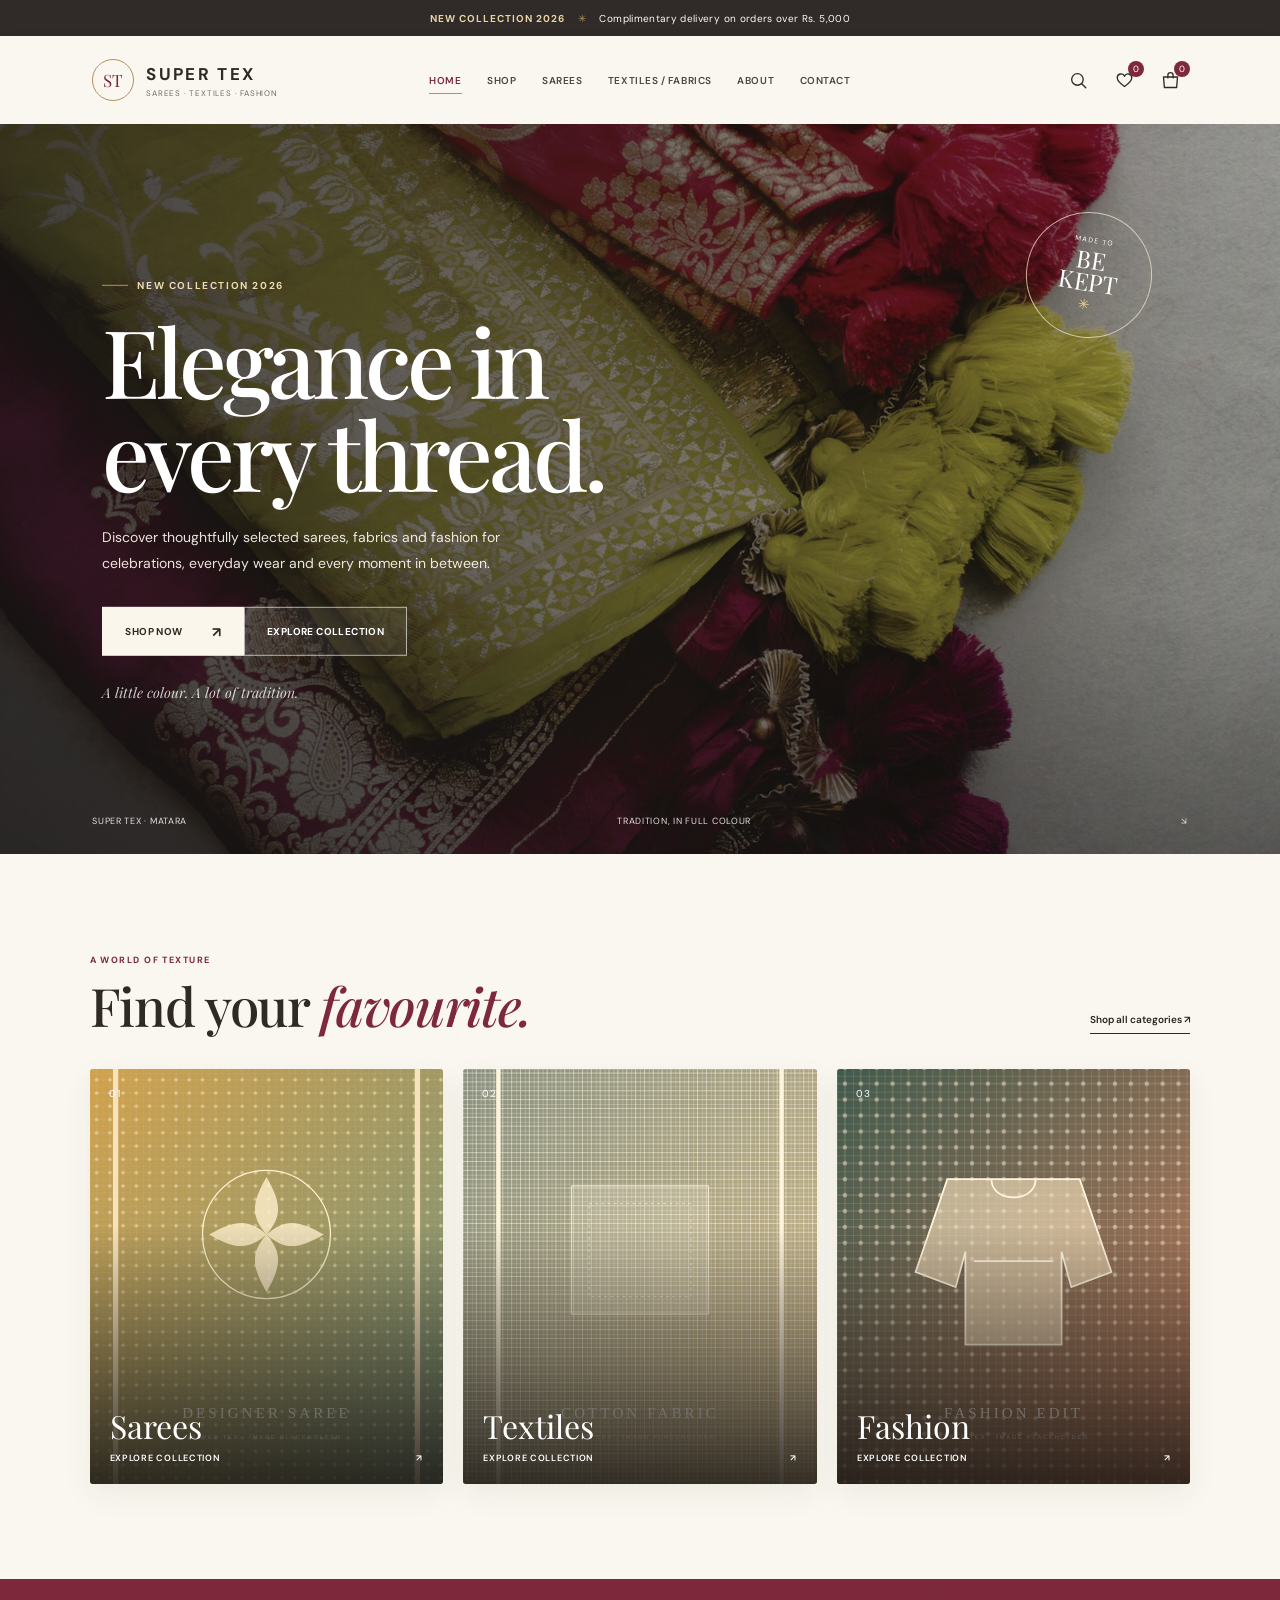
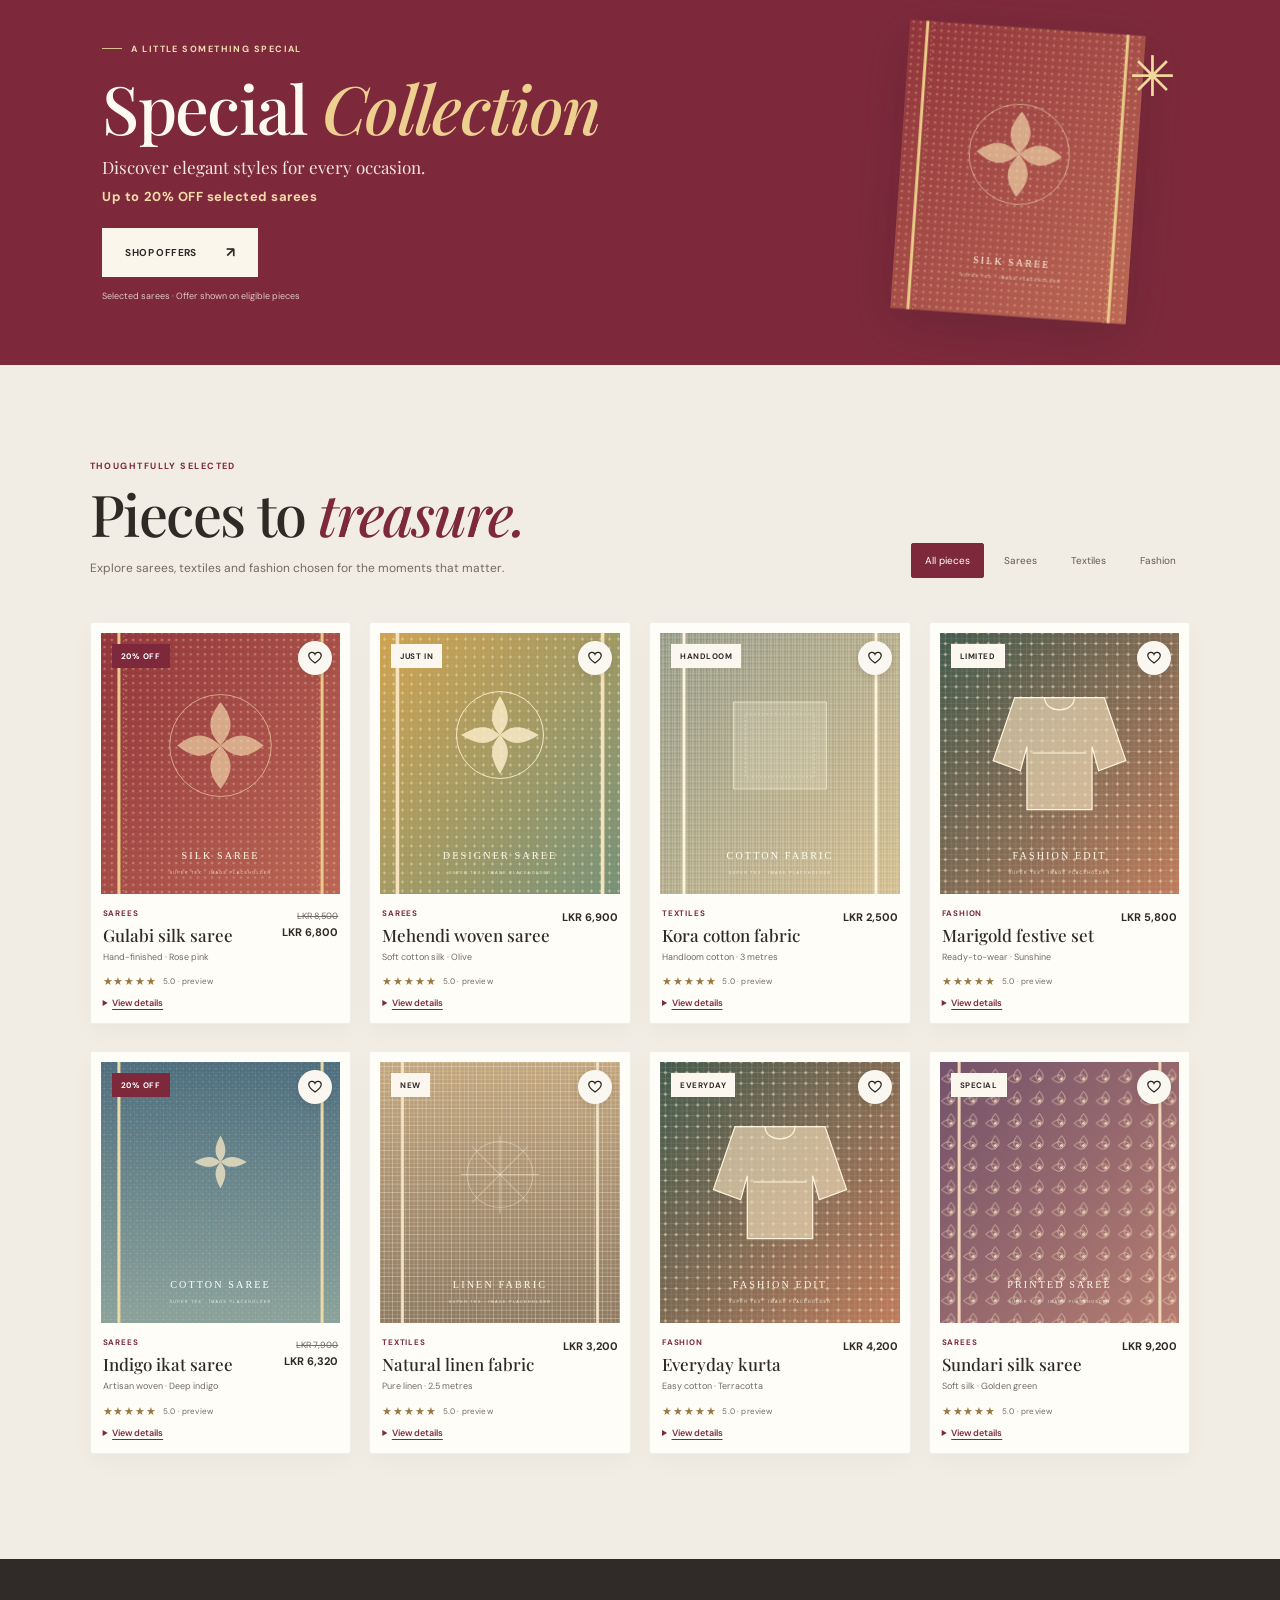
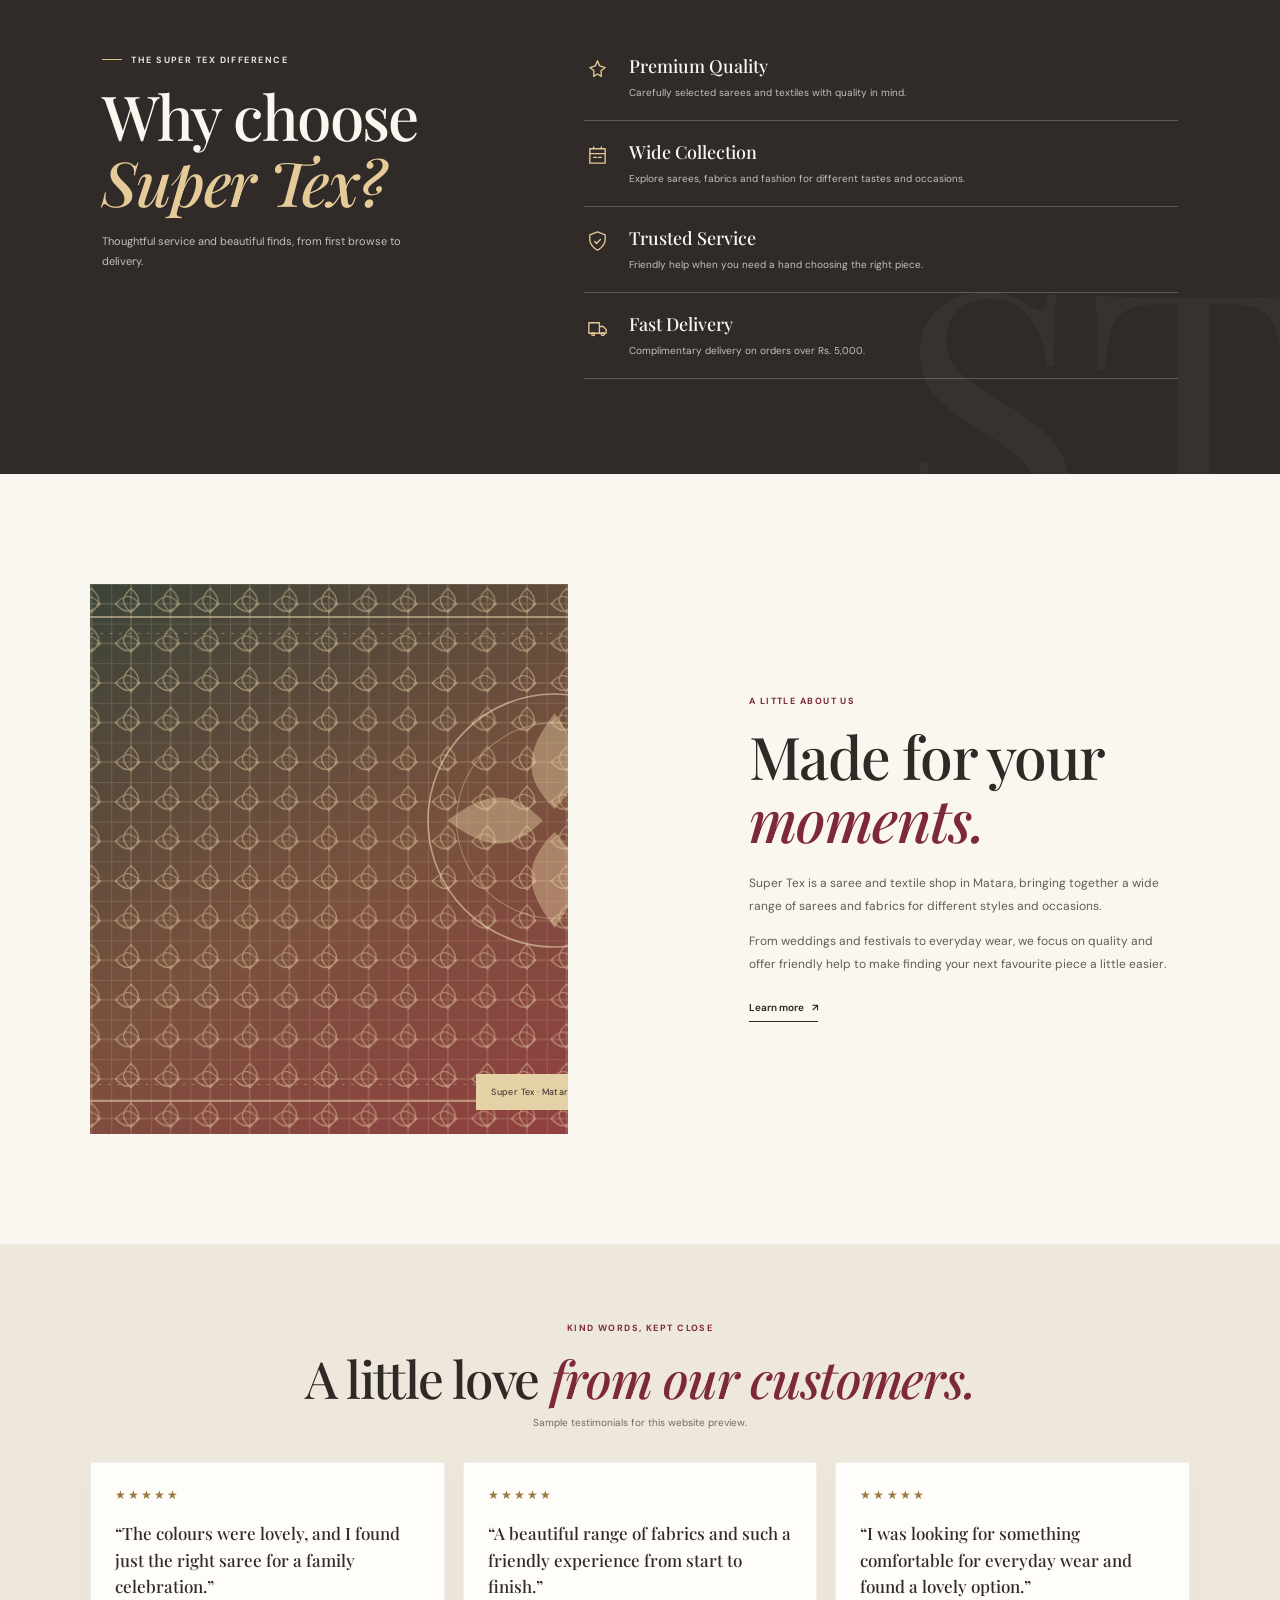
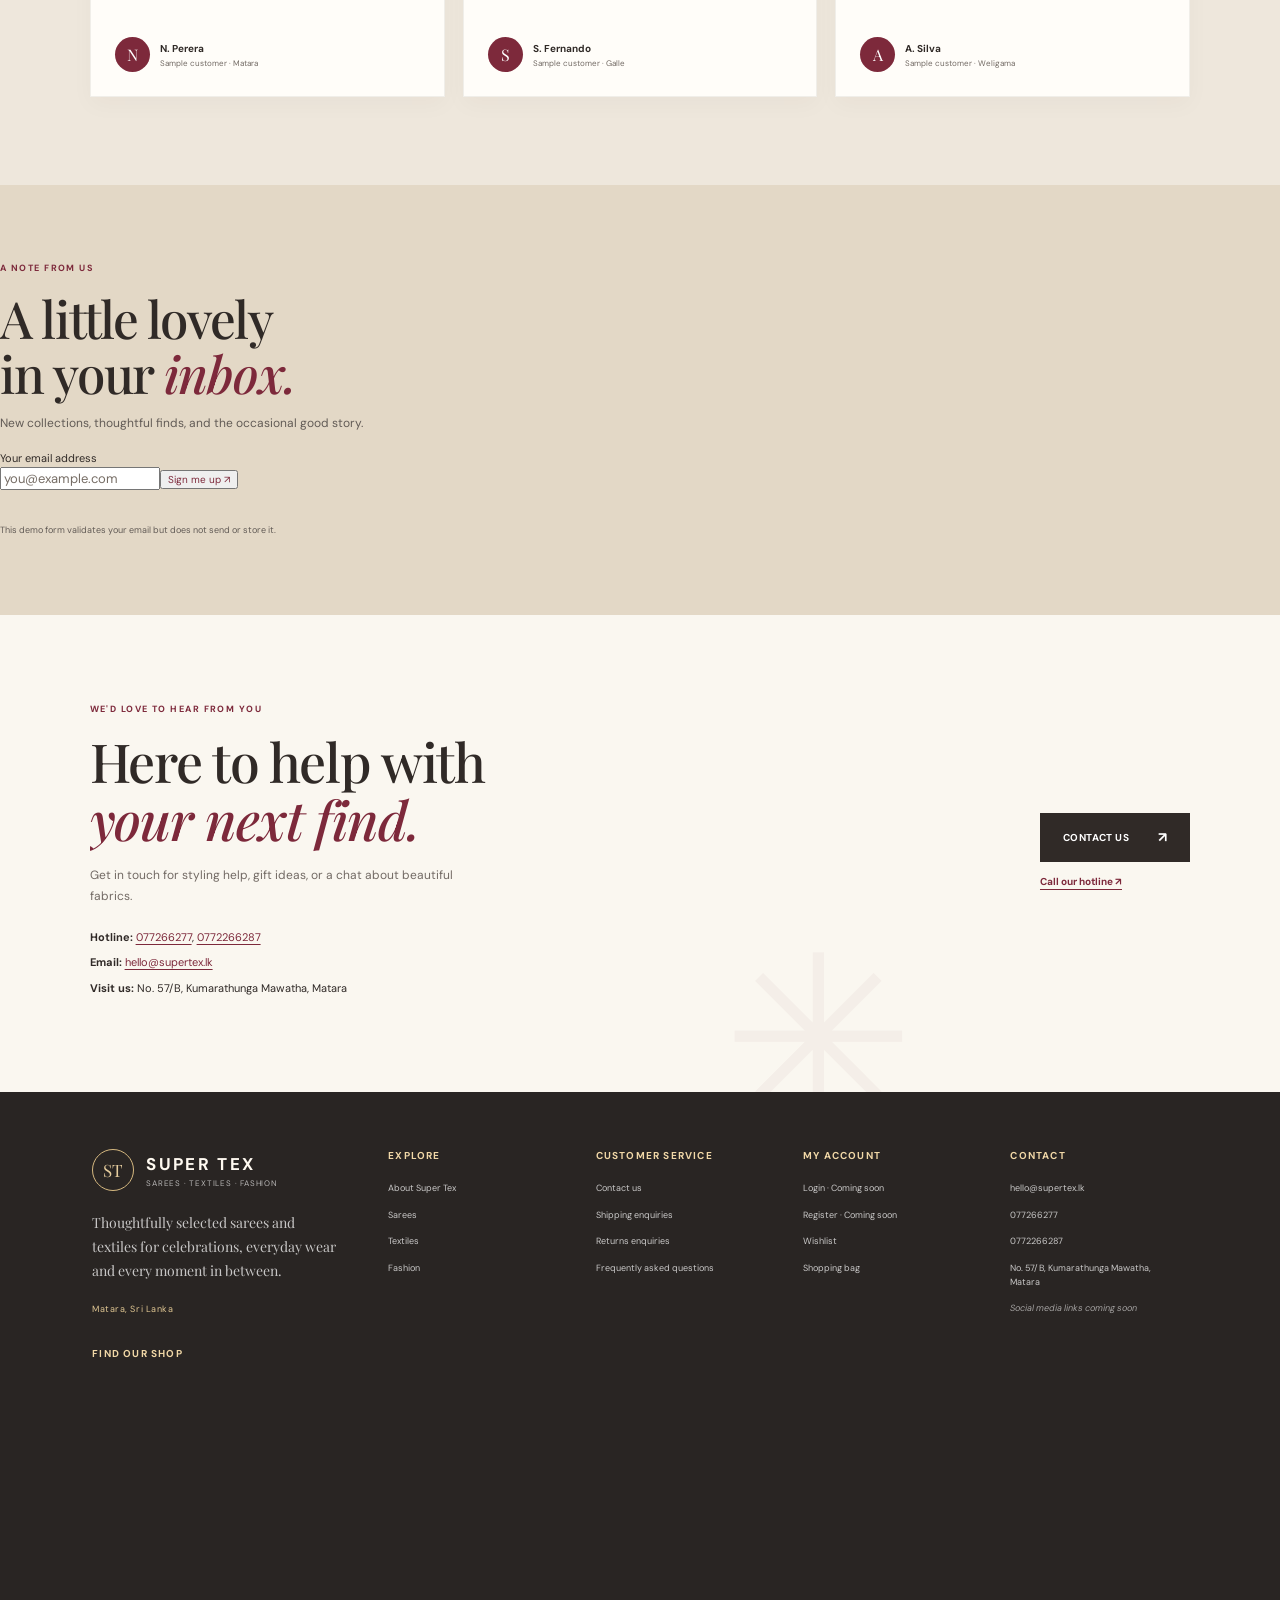
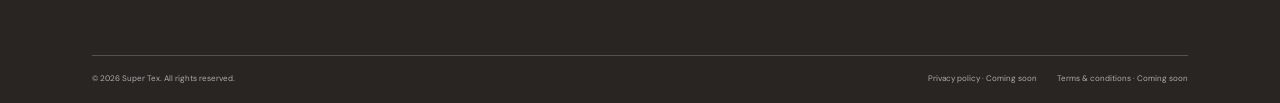
<file: index.html>
<!doctype html>
<html lang="en"><head>
<meta charset="UTF-8"><meta name="viewport" content="width=device-width,initial-scale=1"><meta name="theme-color" content="#f5f3eb"><meta name="description" content="Beautiful sarees, handpicked textiles and everyday fashion at Super Tex.">
<title>Super Tex | Sarees, Textiles &amp; Fashion</title><link rel="preconnect" href="https://fonts.googleapis.com"><link rel="preconnect" href="https://fonts.gstatic.com" crossorigin><link href="https://fonts.googleapis.com/css2?family=DM+Sans:wght@400;500;600;700&family=Playfair+Display:wght@500;600;700&display=swap" rel="stylesheet"><link rel="stylesheet" href="styles.css"><link rel="stylesheet" href="homepage.css"><script src="catalog.js" defer></script><script src="script.js" defer></script>
</head><body class="homepage" data-homepage="true">
<div class="announcement"><span>New Collection 2026</span><i aria-hidden="true">✳</i> Complimentary delivery on orders over Rs. 5,000</div>
<header class="site-header"><a class="brand" href="index.html" aria-label="Super Tex home"><span class="brand-mark">ST</span><span class="brand-copy"><strong>SUPER TEX</strong><small>SAREES · TEXTILES · FASHION</small></span></a><nav class="main-nav" id="main-nav" aria-label="Main navigation"><a href="index.html" aria-current="page">Home</a><a href="shop.html">Shop</a><a href="sarees.html">Sarees</a><a href="fabrics.html">Textiles / Fabrics</a><a href="#about">About</a><a href="#contact">Contact</a></nav><div class="header-actions"><button class="icon-button" id="search-toggle" aria-label="Search products"><svg aria-hidden="true" viewBox="0 0 24 24"><circle cx="10.8" cy="10.8" r="6.6"></circle><path d="m16 16 4.3 4.3"></path></svg></button><button class="icon-button" id="wishlist-toggle" aria-label="Show wishlist"><svg aria-hidden="true" viewBox="0 0 24 24"><path d="M20.3 8.8c0 4.2-8.3 10-8.3 10s-8.3-5.8-8.3-10a4.3 4.3 0 0 1 8.3-1.6 4.3 4.3 0 0 1 8.3 1.6Z"></path></svg><span class="count" id="wishlist-count">0</span></button><button class="icon-button" id="cart-toggle" aria-label="Open shopping bag"><svg aria-hidden="true" viewBox="0 0 24 24"><path d="M4 8h16l-1 12H5L4 8Z"></path><path d="M9 9V6a3 3 0 0 1 6 0v3"></path></svg><span class="count" id="cart-count">0</span></button><button class="menu-toggle" id="menu-toggle" aria-label="Open navigation menu" aria-expanded="false" aria-controls="main-nav"><svg class="menu-open-icon" aria-hidden="true" viewBox="0 0 24 24"><path d="M4 7h16M4 12h16M4 17h16"></path></svg><svg class="menu-close-icon" aria-hidden="true" viewBox="0 0 24 24"><path d="m6 6 12 12M18 6 6 18"></path></svg></button></div></header>
<main>
<section class="hero" id="home"><img class="hero-image" src="images/banners/textile-hero.jpg" alt="Saree fabrics in vivid woven patterns arranged in layered folds" fetchpriority="high" decoding="async"><div class="hero-shade"></div><div class="hero-content"><p class="eyebrow light"><span aria-hidden="true"></span> New Collection 2026</p><h1>Elegance in<br>every thread.</h1><p class="hero-description">Discover thoughtfully selected sarees, fabrics and fashion for celebrations, everyday wear and every moment in between.</p><div class="hero-actions"><a class="button button-light" href="sarees.html">Shop now <span aria-hidden="true">↗</span></a><a class="button button-outline-light" href="#categories">Explore collection</a></div><p class="hero-note">A little colour. A lot of tradition.</p></div><div class="hero-stamp" aria-hidden="true"><span>MADE TO</span><strong>BE<br>KEPT</strong><span>✳</span></div><div class="hero-caption"><span>SUPER TEX · MATARA</span><span>Tradition, in full colour</span><span aria-hidden="true">↘</span></div></section>
<section class="section-wrap categories" id="categories"><div class="section-heading"><div><p class="eyebrow">A world of texture</p><h2>Find your <em>favourite.</em></h2></div><a class="text-link" href="shop.html">Shop all categories ↗</a></div><div class="category-grid">
<a class="category-tile" data-category="Sarees" href="#shop" aria-label="Explore sarees"><img src="images/sarees/designer-saree.svg" alt="Illustrated designer saree with an ornate woven border" loading="lazy"><span class="cat-num">01</span><span class="cat-label"><span>Sarees</span><small>Explore collection <span aria-hidden="true">↗</span></small></span></a><a class="category-tile category-offset" data-category="Textiles" href="#shop" aria-label="Explore textiles"><img src="images/textiles/cotton-fabric.svg" alt="Illustrated handwoven cotton fabric" loading="lazy"><span class="cat-num">02</span><span class="cat-label"><span>Textiles</span><small>Explore collection <span aria-hidden="true">↗</span></small></span></a><a class="category-tile category-low" data-category="Fashion" href="#shop" aria-label="Explore fashion"><img src="images/banners/fashion-edit.svg" alt="Illustrated contemporary fashion in a warm textile palette" loading="lazy"><span class="cat-num">03</span><span class="cat-label"><span>Fashion</span><small>Explore collection <span aria-hidden="true">↗</span></small></span></a></div></section>
<section class="offer-section"><div class="offer-copy"><p class="eyebrow light"><span aria-hidden="true"></span> A little something special</p><h2>Special <em>Collection</em></h2><p>Discover elegant styles for every occasion.</p><strong>Up to 20% OFF selected sarees</strong><a class="button button-light" href="#shop" data-offer-filter="Sarees">Shop offers <span aria-hidden="true">↗</span></a><small>Selected sarees · Offer shown on eligible pieces</small></div><div class="offer-art" aria-hidden="true"><img src="images/sarees/silk-saree.svg" alt="" loading="lazy"><span>✳</span></div></section>
<section class="products-section" id="shop"><div class="section-wrap"><div class="section-heading products-heading"><div><p class="eyebrow">Thoughtfully selected</p><h2>Pieces to <em>treasure.</em></h2><p class="products-intro">Explore sarees, textiles and fashion chosen for the moments that matter.</p></div><div class="filters" role="group" aria-label="Filter products"><button class="filter is-active" data-filter="All" aria-pressed="true">All pieces</button><button class="filter" data-filter="Sarees" aria-pressed="false">Sarees</button><button class="filter" data-filter="Textiles" aria-pressed="false">Textiles</button><button class="filter" data-filter="Fashion" aria-pressed="false">Fashion</button></div></div><p class="search-status" id="search-status" aria-live="polite"></p><div class="product-grid" id="product-grid"></div></div></section>
<section class="promise-section"><div class="promise-intro"><p class="eyebrow light"><span aria-hidden="true"></span> The Super Tex difference</p><h2>Why choose<br><em>Super Tex?</em></h2><p class="promise-intro-copy">Thoughtful service and beautiful finds, from first browse to delivery.</p></div><div class="promise-list"><article class="promise-item"><span class="promise-icon" aria-hidden="true"><svg viewBox="0 0 24 24"><path d="m12 3 2.2 5.2L20 10l-4.3 3.3.3 5.8-4-2.4-4 2.4.3-5.8L4 10l5.8-1.8L12 3Z"></path></svg></span><div><h3>Premium Quality</h3><p>Carefully selected sarees and textiles with quality in mind.</p></div></article><article class="promise-item"><span class="promise-icon" aria-hidden="true"><svg viewBox="0 0 24 24"><path d="M4 5h16v15H4zM8 5V3m8 2V3M4 10h16"></path><path d="M8 14h3m2 0h3"></path></svg></span><div><h3>Wide Collection</h3><p>Explore sarees, fabrics and fashion for different tastes and occasions.</p></div></article><article class="promise-item"><span class="promise-icon" aria-hidden="true"><svg viewBox="0 0 24 24"><path d="M12 21s8-4 8-11V5l-8-3-8 3v5c0 7 8 11 8 11Z"></path><path d="m9 12 2 2 4-4"></path></svg></span><div><h3>Trusted Service</h3><p>Friendly help when you need a hand choosing the right piece.</p></div></article><article class="promise-item"><span class="promise-icon" aria-hidden="true"><svg viewBox="0 0 24 24"><path d="M3 7h11v11H3zM14 11h4l3 3v4h-7z"></path><circle cx="7.5" cy="19" r="1.5"></circle><circle cx="17.5" cy="19" r="1.5"></circle></svg></span><div><h3>Fast Delivery</h3><p>Complimentary delivery on orders over Rs. 5,000.</p></div></article></div><span class="watermark" aria-hidden="true">ST</span></section>
<section class="story-section section-wrap" id="about"><div class="story-image"><img src="images/banners/textile-banner.svg" alt="Illustrated textile pattern in warm traditional colours" loading="lazy"><span>Super Tex · Matara</span></div><div class="story-copy"><p class="eyebrow">A little about us</p><h2>Made for your<br><em>moments.</em></h2><p>Super Tex is a saree and textile shop in Matara, bringing together a wide range of sarees and fabrics for different styles and occasions.</p><p>From weddings and festivals to everyday wear, we focus on quality and offer friendly help to make finding your next favourite piece a little easier.</p><a class="text-link" href="#contact">Learn more <span aria-hidden="true">↗</span></a></div></section>
<section class="reviews-section" aria-labelledby="reviews-heading"><div class="section-wrap reviews-wrap"><p class="eyebrow">Kind words, kept close</p><h2 id="reviews-heading">A little love <em>from our customers.</em></h2><p class="reviews-note">Sample testimonials for this website preview.</p><div class="review-grid"><article class="review-card"><div class="stars" aria-label="Sample 5 out of 5 stars">★★★★★</div><blockquote>“The colours were lovely, and I found just the right saree for a family celebration.”</blockquote><div class="review-byline"><span class="avatar" aria-hidden="true">N</span><span><strong>N. Perera</strong><small>Sample customer · Matara</small></span></div></article><article class="review-card"><div class="stars" aria-label="Sample 5 out of 5 stars">★★★★★</div><blockquote>“A beautiful range of fabrics and such a friendly experience from start to finish.”</blockquote><div class="review-byline"><span class="avatar" aria-hidden="true">S</span><span><strong>S. Fernando</strong><small>Sample customer · Galle</small></span></div></article><article class="review-card"><div class="stars" aria-label="Sample 5 out of 5 stars">★★★★★</div><blockquote>“I was looking for something comfortable for everyday wear and found a lovely option.”</blockquote><div class="review-byline"><span class="avatar" aria-hidden="true">A</span><span><strong>A. Silva</strong><small>Sample customer · Weligama</small></span></div></article></div></div></section>
<section class="newsletter-section"><div><p class="eyebrow">A note from us</p><h2>A little lovely<br>in your <em>inbox.</em></h2><p>New collections, thoughtful finds, and the occasional good story.</p></div><form class="newsletter-form" id="newsletter-form" novalidate><label for="newsletter-email">Your email address</label><div><input id="newsletter-email" type="email" placeholder="you@example.com" autocomplete="email" aria-describedby="newsletter-status newsletter-note" required><button type="submit">Sign me up <span aria-hidden="true">↗</span></button></div><p class="form-status" id="newsletter-status" role="status" aria-live="polite"></p><small id="newsletter-note">This demo form validates your email but does not send or store it.</small></form></section>
<section class="contact-section section-wrap" id="contact"><div><p class="eyebrow">We'd love to hear from you</p><h2>Here to help with<br><em>your next find.</em></h2><p>Get in touch for styling help, gift ideas, or a chat about beautiful fabrics.</p><div class="contact-details"><p><strong>Hotline:</strong> <a href="tel:077266277">077266277</a>, <a href="tel:0772266287">0772266287</a></p><p><strong>Email:</strong> <a href="mailto:hello@supertex.lk">hello@supertex.lk</a></p><address><strong>Visit us:</strong> No. 57/B, Kumarathunga Mawatha, Matara</address></div></div><div class="contact-actions"><a class="button button-dark" href="mailto:hello@supertex.lk">Contact us <span aria-hidden="true">↗</span></a><a class="contact-phone" href="tel:0772266287">Call our hotline <span aria-hidden="true">↗</span></a></div><span class="contact-flower" aria-hidden="true">✳</span></section>
</main>
<footer class="site-footer"><div class="footer-grid"><div class="footer-brand"><a class="brand" href="index.html" aria-label="Super Tex home"><span class="brand-mark">ST</span><span class="brand-copy"><strong>SUPER TEX</strong><small>SAREES · TEXTILES · FASHION</small></span></a><p>Thoughtfully selected sarees and textiles for celebrations, everyday wear and every moment in between.</p><span>Matara, Sri Lanka</span></div><div class="footer-column"><h2>Explore</h2><a href="#about">About Super Tex</a><a href="sarees.html">Sarees</a><a href="fabrics.html">Textiles</a><a href="#shop" data-category-link="Fashion">Fashion</a></div><div class="footer-column"><h2>Customer service</h2><a href="#contact">Contact us</a><a href="mailto:hello@supertex.lk?subject=Shipping%20enquiry">Shipping enquiries</a><a href="mailto:hello@supertex.lk?subject=Returns%20enquiry">Returns enquiries</a><a href="mailto:hello@supertex.lk?subject=Frequently%20asked%20questions">Frequently asked questions</a></div><div class="footer-column"><h2>My account</h2><span>Login · Coming soon</span><span>Register · Coming soon</span><a href="#shop" data-footer-action="wishlist">Wishlist</a><a href="#shop" data-footer-action="cart">Shopping bag</a></div><div class="footer-column footer-contact"><h2>Contact</h2><a href="mailto:hello@supertex.lk">hello@supertex.lk</a><a href="tel:077266277">077266277</a><a href="tel:0772266287">0772266287</a><span>No. 57/B, Kumarathunga Mawatha,<br>Matara</span><span class="social-note">Social media links coming soon</span></div><div class="footer-map"><h2>Find our shop</h2><iframe title="Map showing Super Tex in Matara" src="https://www.google.com/maps?q=Super+Tex+(Saree+Palace),+Matara&amp;ftid=0x3ae138d4cfc91559:0x7de1b4149849d9c2&amp;output=embed" loading="lazy" referrerpolicy="no-referrer-when-downgrade" allowfullscreen></iframe></div></div><div class="footer-legal"><span>© 2026 Super Tex. All rights reserved.</span><span><span>Privacy policy · Coming soon</span><span>Terms &amp; conditions · Coming soon</span></span></div></footer>
<div class="search-panel" id="search-panel" role="search" aria-label="Search products" aria-hidden="true"><label for="product-search">What are you looking for?</label><div><input id="product-search" type="search" placeholder="Try “silk saree”" autocomplete="off"><button id="search-close" aria-label="Close search">×</button></div></div>
<div class="backdrop" id="backdrop"></div><aside class="cart-drawer" id="cart-drawer" role="dialog" aria-labelledby="cart-heading" aria-modal="true" aria-hidden="true"><div class="drawer-heading"><div><p class="eyebrow">Your selection</p><h2 id="cart-heading">Your bag <small id="drawer-count">(0)</small></h2></div><button id="drawer-close" aria-label="Close bag">×</button></div><div class="cart-items" id="cart-items"></div><div class="cart-empty" id="cart-empty"><span aria-hidden="true">✳</span><p>Your bag is waiting<br>for something lovely.</p><button id="continue-shopping" class="text-link">Explore the collection ↗</button></div><div class="cart-footer" id="cart-footer"><div><span>Subtotal</span><strong id="subtotal">Rs. 0</strong></div><div><span>Total</span><strong id="total">Rs. 0</strong></div><p>Delivery calculated at checkout.</p><button class="button button-dark" id="checkout">Continue to checkout <span aria-hidden="true">↗</span></button></div></aside><div class="toast" id="toast" role="status" aria-live="polite"></div>
</body></html>
</file>
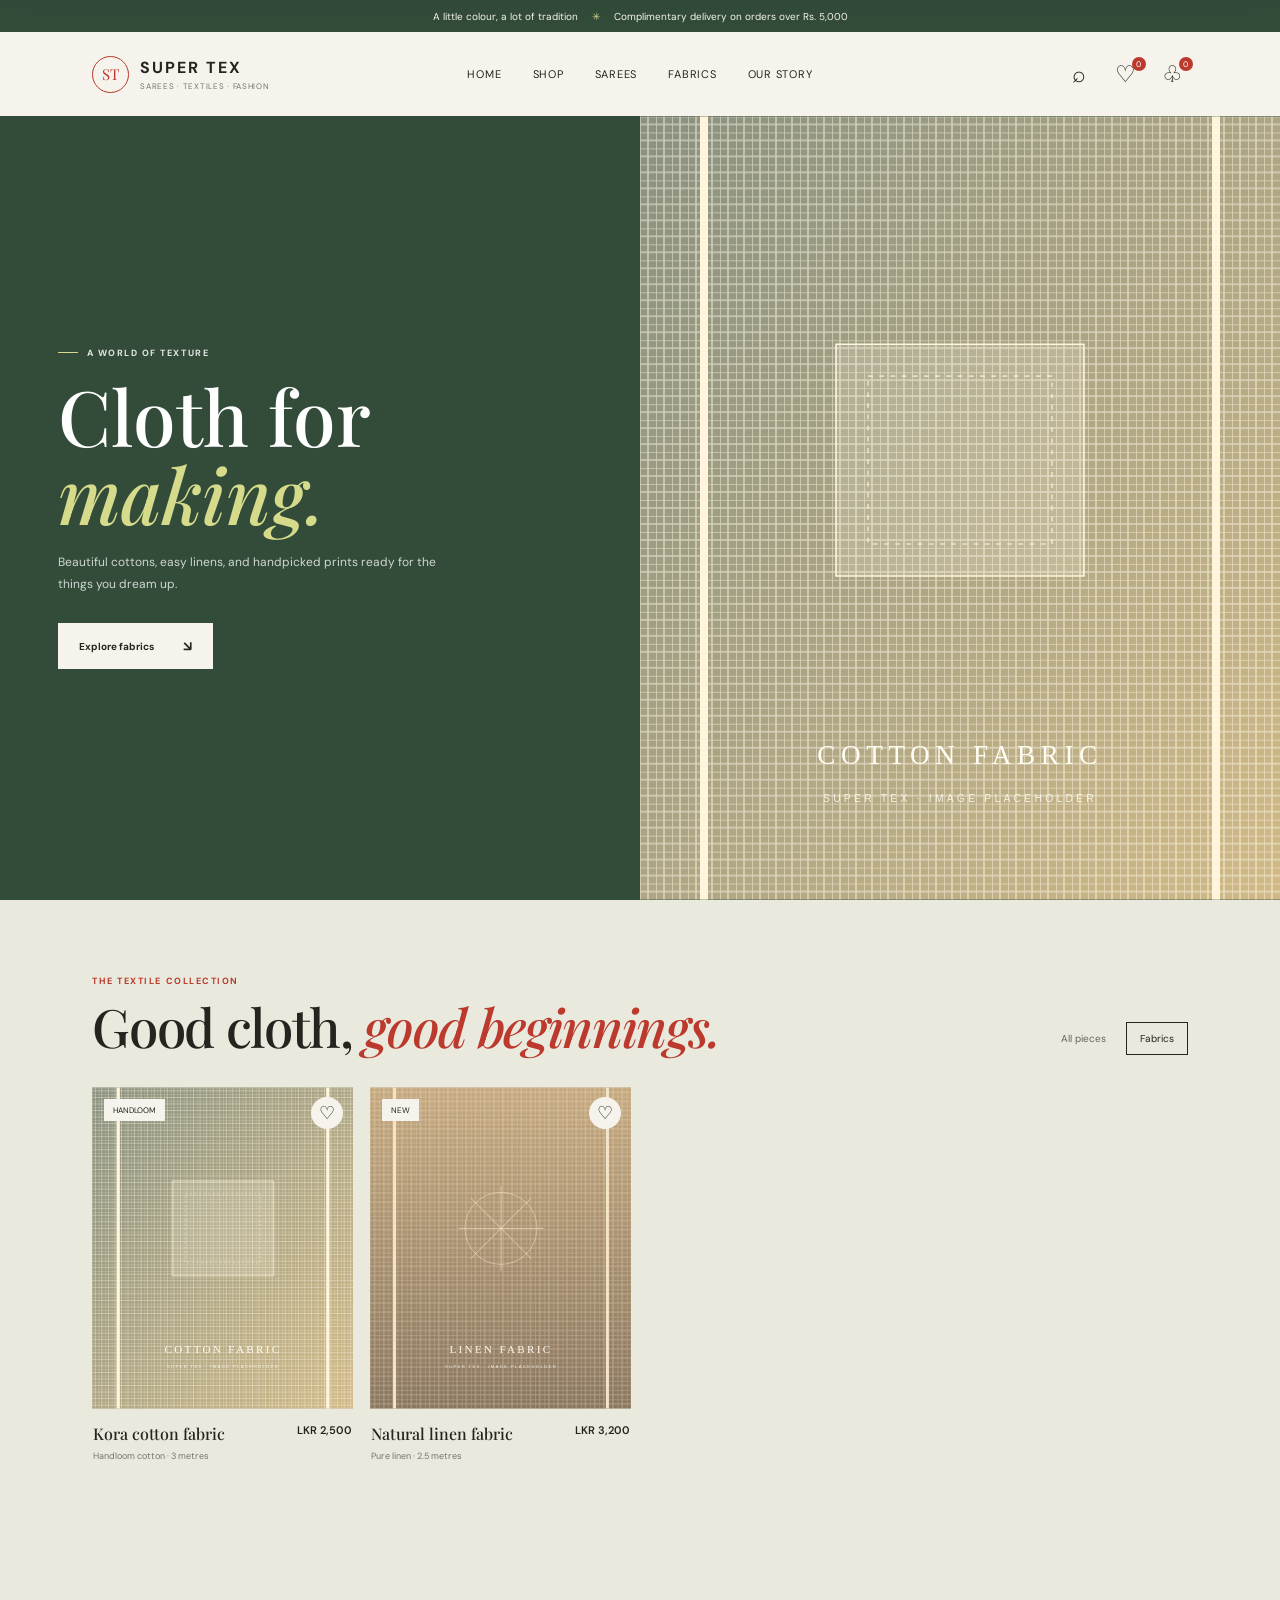
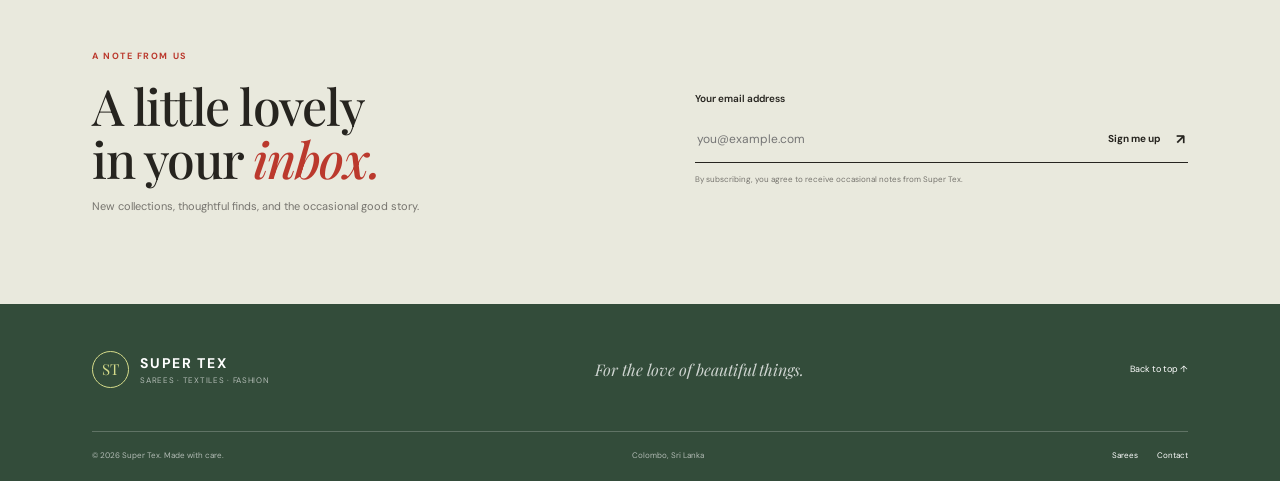
<file: fabrics.html>
<!doctype html>
<html lang="en">
<head><meta charset="UTF-8"><meta name="viewport" content="width=device-width,initial-scale=1"><meta name="theme-color" content="#f5f3eb"><meta name="description" content="Browse cotton, linen, and handpicked textiles at Super Tex."><title>Textiles &amp; Fabrics | Super Tex</title><link rel="preconnect" href="https://fonts.googleapis.com"><link rel="preconnect" href="https://fonts.gstatic.com" crossorigin><link href="https://fonts.googleapis.com/css2?family=DM+Sans:wght@400;500;600;700&family=Playfair+Display:wght@500;600;700&display=swap" rel="stylesheet"><link rel="stylesheet" href="styles.css"><link rel="stylesheet" href="collections.css"><script src="catalog.js" defer></script><script src="script.js" defer></script></head>
<body id="top" data-category="Textiles"><div class="announcement">A little colour, a lot of tradition <span>✳</span> Complimentary delivery on orders over Rs. 5,000</div>
<header class="site-header"><a class="brand" href="index.html"><span class="brand-mark">ST</span><span class="brand-copy"><strong>SUPER TEX</strong><small>SAREES · TEXTILES · FASHION</small></span></a><nav class="main-nav" aria-label="Main navigation"><a href="index.html">Home</a><a href="shop.html">Shop</a><a href="sarees.html">Sarees</a><a href="fabrics.html" aria-current="page">Fabrics</a><a href="index.html#about">Our story</a></nav><div class="header-actions"><button class="icon-button" id="search-toggle" aria-label="Search products">⌕</button><button class="icon-button" id="wishlist-toggle" aria-label="Show wishlist">♡<span class="count" id="wishlist-count">0</span></button><button class="icon-button" id="cart-toggle" aria-label="Open shopping bag">♧<span class="count" id="cart-count">0</span></button></div></header>
<main><section class="collection-hero"><div class="collection-copy"><p class="eyebrow light"><span></span> A world of texture</p><h1>Cloth for<br><em>making.</em></h1><p>Beautiful cottons, easy linens, and handpicked prints ready for the things you dream up.</p><a class="button button-light" href="#shop">Explore fabrics <span>↘</span></a></div><img src="images/textiles/cotton-fabric.svg" alt="Cotton fabric placeholder with a natural woven texture"></section>
<section class="products-section collection-products" id="shop"><div class="section-wrap"><div class="section-heading products-heading"><div><p class="eyebrow">The textile collection</p><h2>Good cloth, <em>good beginnings.</em></h2></div><div class="filters" aria-label="Filter products"><button class="filter" data-filter="All">All pieces</button><button class="filter" data-filter="Textiles">Fabrics</button></div></div><p class="search-status" id="search-status" aria-live="polite"></p><div class="product-grid" id="product-grid"></div></div></section>
<section class="newsletter-section"><div><p class="eyebrow">A note from us</p><h2>A little lovely<br>in your <em>inbox.</em></h2><p>New collections, thoughtful finds, and the occasional good story.</p></div><form class="newsletter-form" id="newsletter-form"><label for="newsletter-email">Your email address</label><div><input id="newsletter-email" type="email" placeholder="you@example.com" required><button type="submit">Sign me up <span>↗</span></button></div><small>By subscribing, you agree to receive occasional notes from Super Tex.</small></form></section></main>
<footer class="site-footer"><div class="footer-top"><a class="brand" href="index.html"><span class="brand-mark">ST</span><span class="brand-copy"><strong>SUPER TEX</strong><small>SAREES · TEXTILES · FASHION</small></span></a><p>For the love of beautiful things.</p><a href="#top">Back to top ↑</a></div><div class="footer-bottom"><span>© 2026 Super Tex. Made with care.</span><span>Colombo, Sri Lanka</span><div><a href="sarees.html">Sarees</a><a href="index.html#contact">Contact</a></div></div></footer>
<div class="search-panel" id="search-panel" aria-hidden="true"><label for="product-search">What are you looking for?</label><div><input id="product-search" type="search" placeholder="Try “linen fabric”" autocomplete="off"><button id="search-close" aria-label="Close search">×</button></div></div><div class="backdrop" id="backdrop"></div><aside class="cart-drawer" id="cart-drawer" aria-label="Shopping bag" aria-hidden="true"><div class="drawer-heading"><div><p class="eyebrow">Your selection</p><h2>Your bag <small id="drawer-count">(0)</small></h2></div><button id="drawer-close" aria-label="Close bag">×</button></div><div class="cart-items" id="cart-items"></div><div class="cart-empty" id="cart-empty"><span>✳</span><p>Your bag is waiting<br>for something lovely.</p><button id="continue-shopping" class="text-link">Explore the collection ↗</button></div><div class="cart-footer" id="cart-footer"><div><span>Subtotal</span><strong id="subtotal">Rs. 0</strong></div><div><span>Total</span><strong id="total">Rs. 0</strong></div><p>Delivery calculated at checkout.</p><button class="button button-dark" id="checkout">Continue to checkout <span>↗</span></button></div></aside><div class="toast" id="toast" role="status" aria-live="polite"></div>
</body></html>
</file>
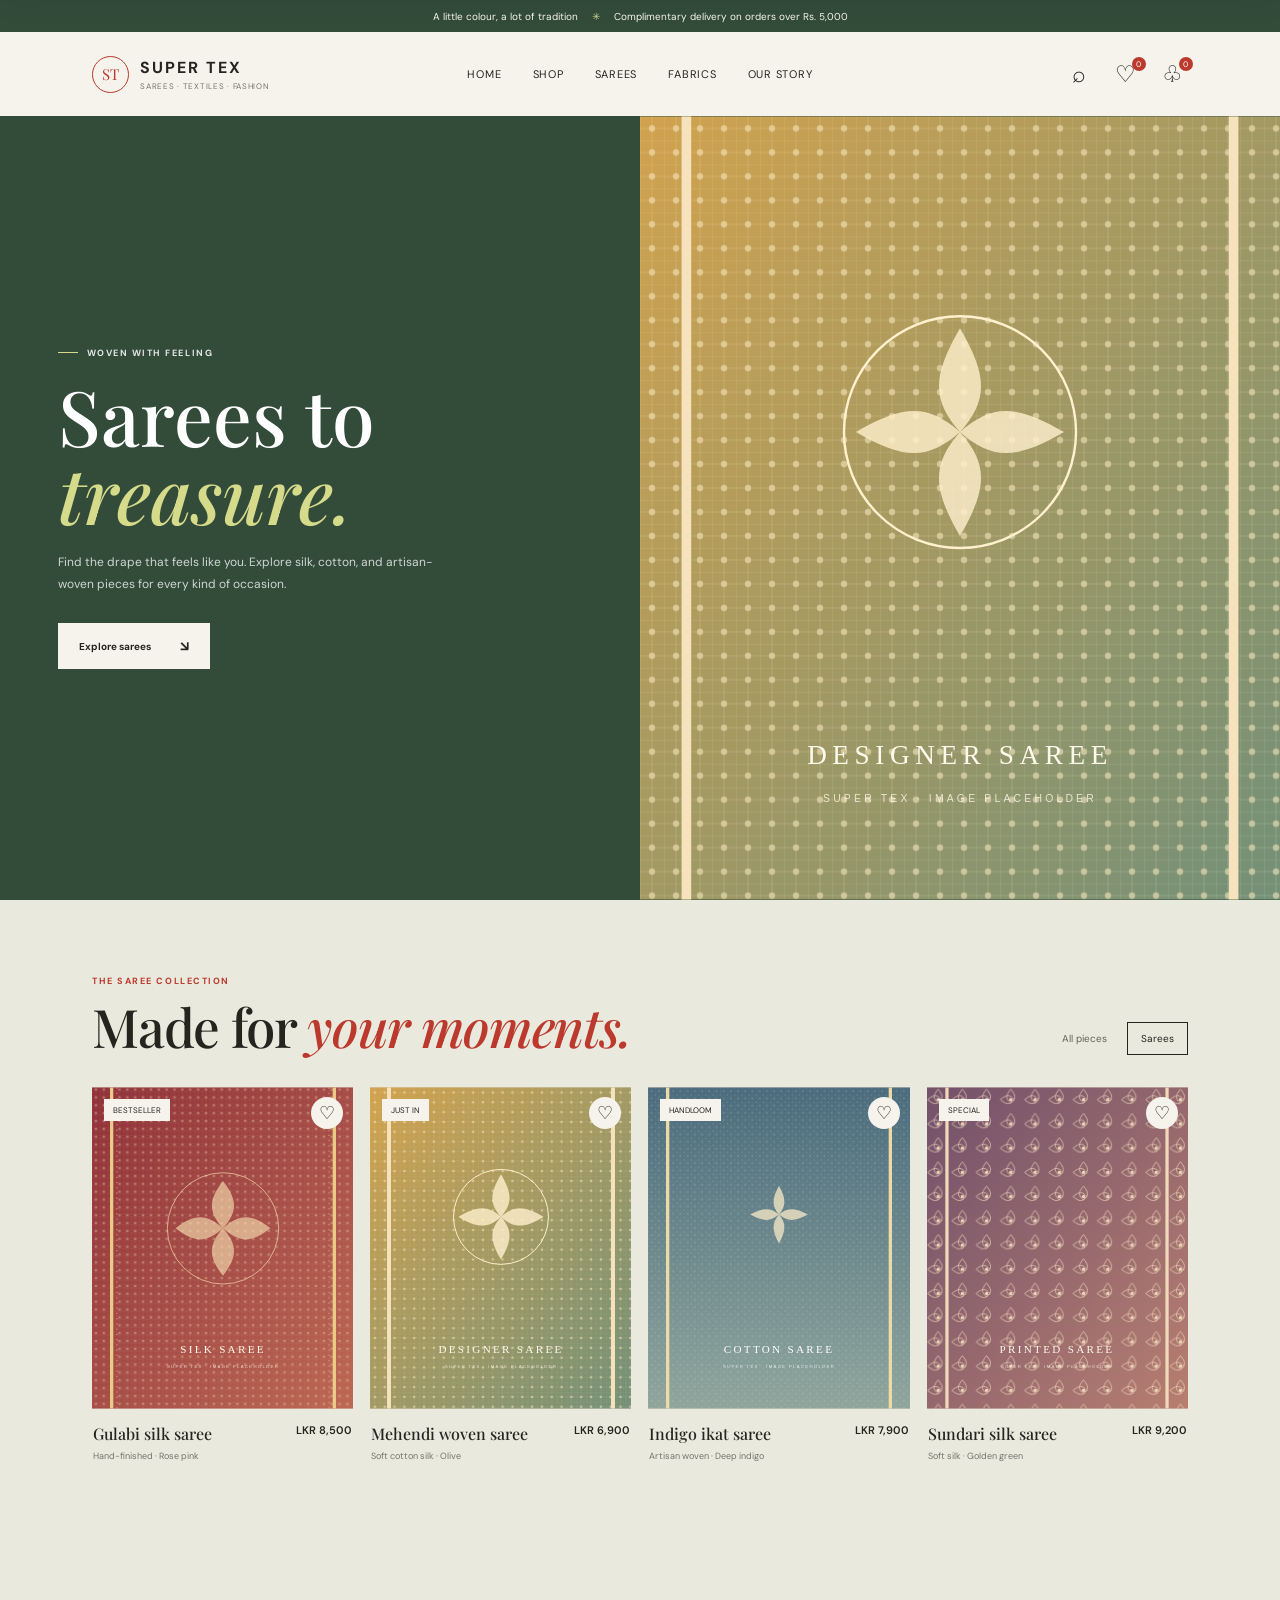
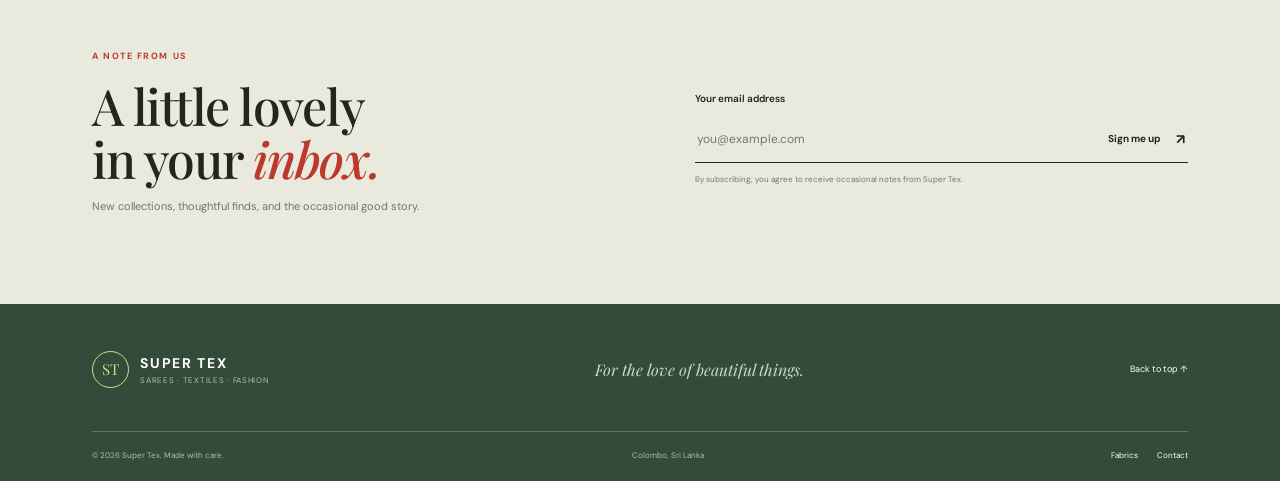
<file: sarees.html>
<!doctype html>
<html lang="en">
<head><meta charset="UTF-8"><meta name="viewport" content="width=device-width,initial-scale=1"><meta name="theme-color" content="#f5f3eb"><meta name="description" content="Explore sarees selected with care at Super Tex."><title>Saree Collection | Super Tex</title><link rel="preconnect" href="https://fonts.googleapis.com"><link rel="preconnect" href="https://fonts.gstatic.com" crossorigin><link href="https://fonts.googleapis.com/css2?family=DM+Sans:wght@400;500;600;700&family=Playfair+Display:wght@500;600;700&display=swap" rel="stylesheet"><link rel="stylesheet" href="styles.css"><link rel="stylesheet" href="collections.css"><script src="catalog.js" defer></script><script src="script.js" defer></script></head>
<body id="top" data-category="Sarees"><div class="announcement">A little colour, a lot of tradition <span>✳</span> Complimentary delivery on orders over Rs. 5,000</div>
<header class="site-header"><a class="brand" href="index.html"><span class="brand-mark">ST</span><span class="brand-copy"><strong>SUPER TEX</strong><small>SAREES · TEXTILES · FASHION</small></span></a><nav class="main-nav" aria-label="Main navigation"><a href="index.html">Home</a><a href="shop.html">Shop</a><a href="sarees.html" aria-current="page">Sarees</a><a href="fabrics.html">Fabrics</a><a href="index.html#about">Our story</a></nav><div class="header-actions"><button class="icon-button" id="search-toggle" aria-label="Search products">⌕</button><button class="icon-button" id="wishlist-toggle" aria-label="Show wishlist">♡<span class="count" id="wishlist-count">0</span></button><button class="icon-button" id="cart-toggle" aria-label="Open shopping bag">♧<span class="count" id="cart-count">0</span></button></div></header>
<main><section class="collection-hero"><div class="collection-copy"><p class="eyebrow light"><span></span> Woven with feeling</p><h1>Sarees to<br><em>treasure.</em></h1><p>Find the drape that feels like you. Explore silk, cotton, and artisan-woven pieces for every kind of occasion.</p><a class="button button-light" href="#shop">Explore sarees <span>↘</span></a></div><img src="images/sarees/designer-saree.svg" alt="Designer saree placeholder in an olive and gold woven motif"></section>
<section class="products-section collection-products" id="shop"><div class="section-wrap"><div class="section-heading products-heading"><div><p class="eyebrow">The saree collection</p><h2>Made for <em>your moments.</em></h2></div><div class="filters" aria-label="Filter products"><button class="filter" data-filter="All">All pieces</button><button class="filter" data-filter="Sarees">Sarees</button></div></div><p class="search-status" id="search-status" aria-live="polite"></p><div class="product-grid" id="product-grid"></div></div></section>
<section class="newsletter-section"><div><p class="eyebrow">A note from us</p><h2>A little lovely<br>in your <em>inbox.</em></h2><p>New collections, thoughtful finds, and the occasional good story.</p></div><form class="newsletter-form" id="newsletter-form"><label for="newsletter-email">Your email address</label><div><input id="newsletter-email" type="email" placeholder="you@example.com" required><button type="submit">Sign me up <span>↗</span></button></div><small>By subscribing, you agree to receive occasional notes from Super Tex.</small></form></section></main>
<footer class="site-footer"><div class="footer-top"><a class="brand" href="index.html"><span class="brand-mark">ST</span><span class="brand-copy"><strong>SUPER TEX</strong><small>SAREES · TEXTILES · FASHION</small></span></a><p>For the love of beautiful things.</p><a href="#top">Back to top ↑</a></div><div class="footer-bottom"><span>© 2026 Super Tex. Made with care.</span><span>Colombo, Sri Lanka</span><div><a href="fabrics.html">Fabrics</a><a href="index.html#contact">Contact</a></div></div></footer>
<div class="search-panel" id="search-panel" aria-hidden="true"><label for="product-search">What are you looking for?</label><div><input id="product-search" type="search" placeholder="Try “silk saree”" autocomplete="off"><button id="search-close" aria-label="Close search">×</button></div></div><div class="backdrop" id="backdrop"></div><aside class="cart-drawer" id="cart-drawer" aria-label="Shopping bag" aria-hidden="true"><div class="drawer-heading"><div><p class="eyebrow">Your selection</p><h2>Your bag <small id="drawer-count">(0)</small></h2></div><button id="drawer-close" aria-label="Close bag">×</button></div><div class="cart-items" id="cart-items"></div><div class="cart-empty" id="cart-empty"><span>✳</span><p>Your bag is waiting<br>for something lovely.</p><button id="continue-shopping" class="text-link">Explore the collection ↗</button></div><div class="cart-footer" id="cart-footer"><div><span>Subtotal</span><strong id="subtotal">Rs. 0</strong></div><div><span>Total</span><strong id="total">Rs. 0</strong></div><p>Delivery calculated at checkout.</p><button class="button button-dark" id="checkout">Continue to checkout <span>↗</span></button></div></aside><div class="toast" id="toast" role="status" aria-live="polite"></div>
</body></html>
</file>
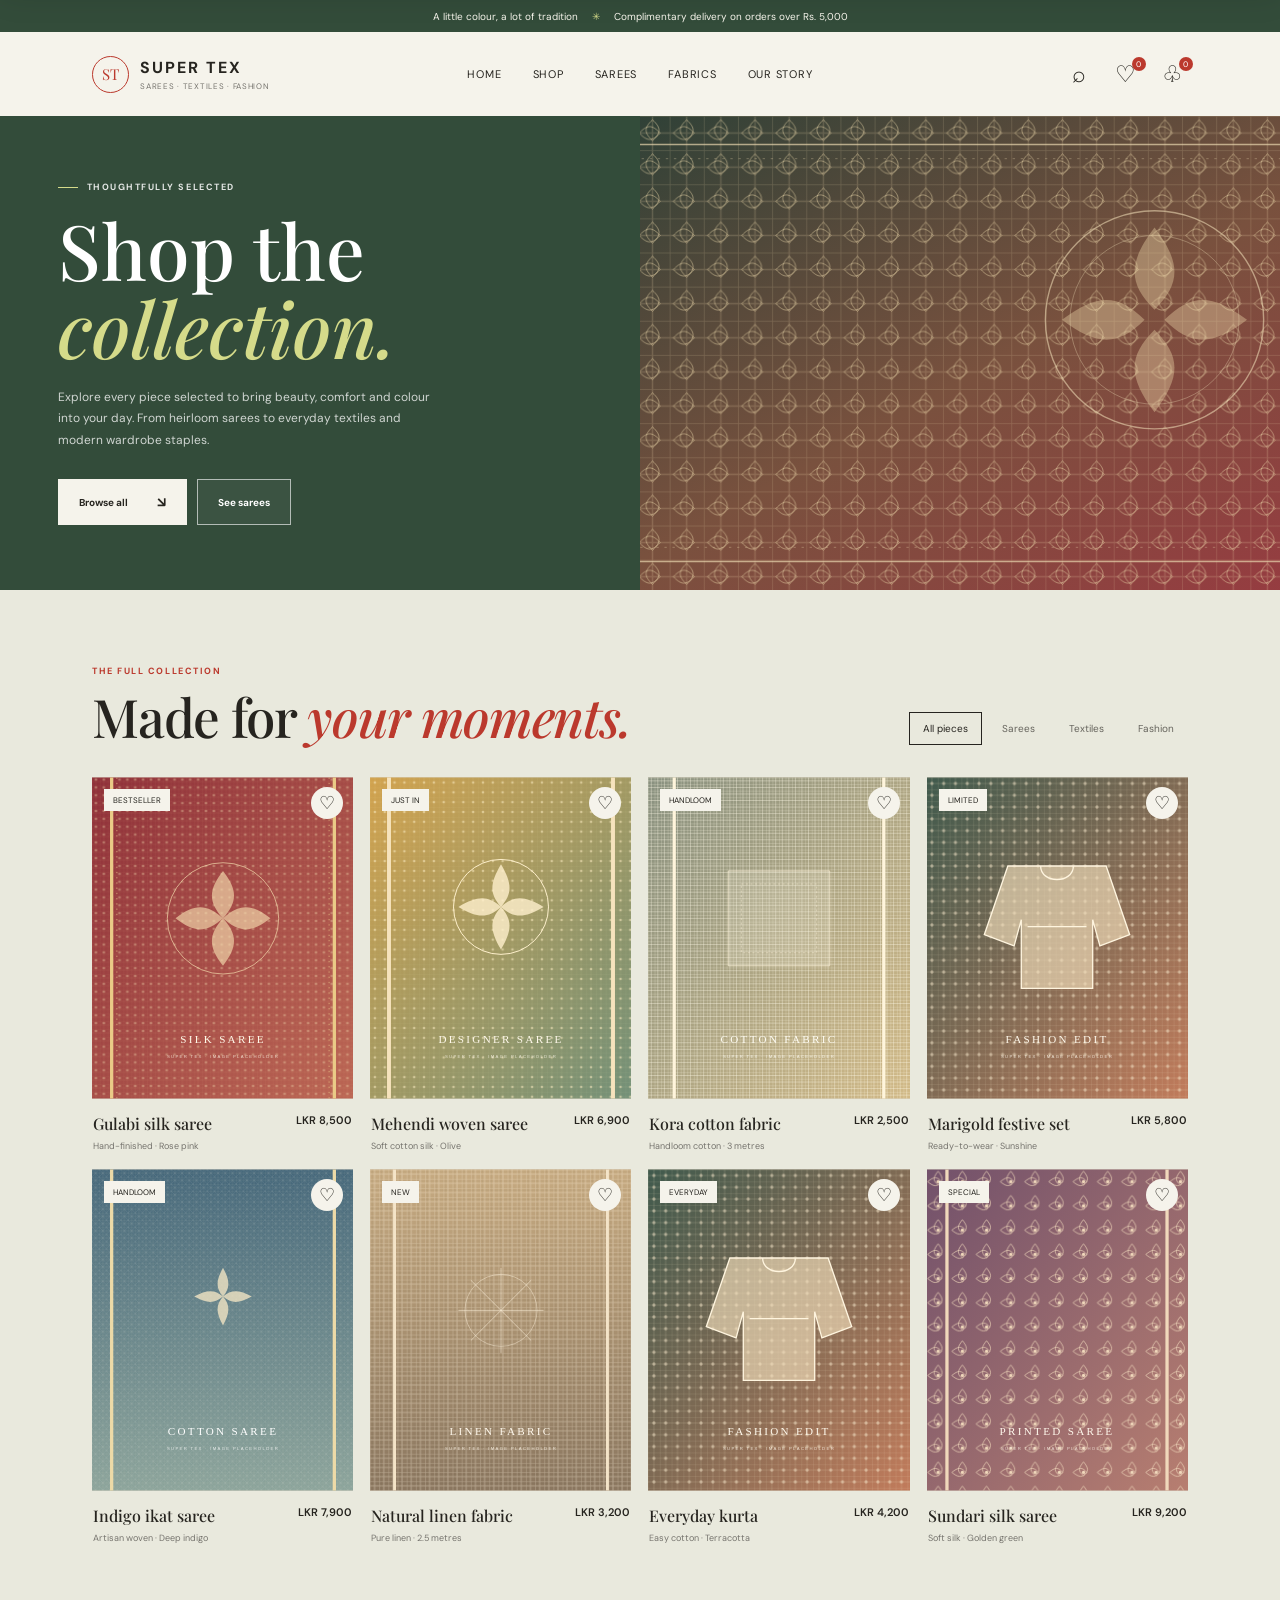
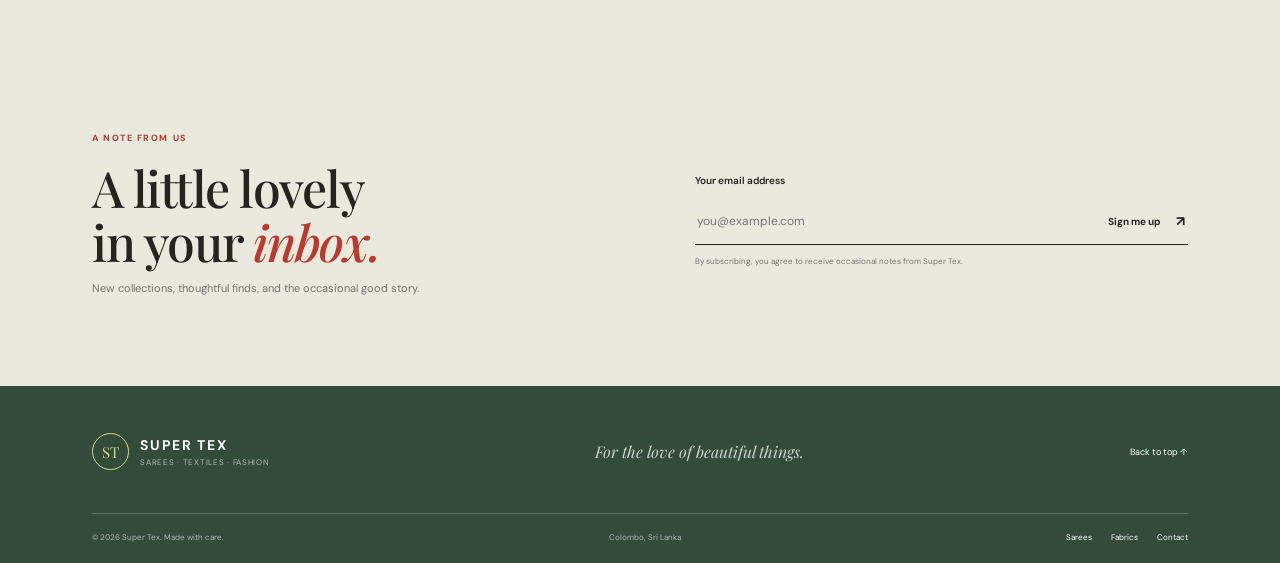
<file: shop.html>
<!doctype html>
<html lang="en">
<head>
  <meta charset="UTF-8">
  <meta name="viewport" content="width=device-width,initial-scale=1">
  <meta name="theme-color" content="#f5f3eb">
  <meta name="description" content="Browse the full Super Tex collection of sarees, fabrics and fashion.">
  <title>Shop | Super Tex</title>
  <link rel="preconnect" href="https://fonts.googleapis.com">
  <link rel="preconnect" href="https://fonts.gstatic.com" crossorigin>
  <link href="https://fonts.googleapis.com/css2?family=DM+Sans:wght@400;500;600;700&family=Playfair+Display:wght@500;600;700&display=swap" rel="stylesheet">
  <link rel="stylesheet" href="styles.css">
  <link rel="stylesheet" href="collections.css">
  <script src="catalog.js" defer></script>
  <script src="script.js" defer></script>
</head>
<body id="top" data-category="All">
  <div class="announcement">A little colour, a lot of tradition <span>✳</span> Complimentary delivery on orders over Rs. 5,000</div>

  <header class="site-header">
    <a class="brand" href="index.html">
      <span class="brand-mark">ST</span>
      <span class="brand-copy"><strong>SUPER TEX</strong><small>SAREES · TEXTILES · FASHION</small></span>
    </a>
    <nav class="main-nav" aria-label="Main navigation">
      <a href="index.html">Home</a>
      <a href="shop.html" aria-current="page">Shop</a>
      <a href="sarees.html">Sarees</a>
      <a href="fabrics.html">Fabrics</a>
      <a href="index.html#about">Our story</a>
    </nav>
    <div class="header-actions">
      <button class="icon-button" id="search-toggle" aria-label="Search products">⌕</button>
      <button class="icon-button" id="wishlist-toggle" aria-label="Show wishlist">♡<span class="count" id="wishlist-count">0</span></button>
      <button class="icon-button" id="cart-toggle" aria-label="Open shopping bag">♧<span class="count" id="cart-count">0</span></button>
    </div>
  </header>

  <main>
    <section class="collection-hero">
      <div class="collection-copy">
        <p class="eyebrow light"><span></span> Thoughtfully selected</p>
        <h1>Shop the<br><em>collection.</em></h1>
        <p>Explore every piece selected to bring beauty, comfort and colour into your day. From heirloom sarees to everyday textiles and modern wardrobe staples.</p>
        <div class="hero-actions">
          <a class="button button-light" href="#shop">Browse all <span>↘</span></a>
          <a class="button button-outline-light" href="sarees.html">See sarees</a>
        </div>
      </div>
      <img src="images/banners/textile-banner.svg" alt="Illustrated woven textile in warm red and green tones">
    </section>

    <section class="products-section collection-products" id="shop">
      <div class="section-wrap">
        <div class="section-heading products-heading">
          <div>
            <p class="eyebrow">The full collection</p>
            <h2>Made for <em>your moments.</em></h2>
          </div>
          <div class="filters" aria-label="Filter products">
            <button class="filter is-active" data-filter="All">All pieces</button>
            <button class="filter" data-filter="Sarees">Sarees</button>
            <button class="filter" data-filter="Textiles">Textiles</button>
            <button class="filter" data-filter="Fashion">Fashion</button>
          </div>
        </div>
        <p class="search-status" id="search-status" aria-live="polite"></p>
        <div class="product-grid" id="product-grid"></div>
      </div>
    </section>

    <section class="newsletter-section">
      <div>
        <p class="eyebrow">A note from us</p>
        <h2>A little lovely<br>in your <em>inbox.</em></h2>
        <p>New collections, thoughtful finds, and the occasional good story.</p>
      </div>
      <form class="newsletter-form" id="newsletter-form">
        <label for="newsletter-email">Your email address</label>
        <div>
          <input id="newsletter-email" type="email" placeholder="you@example.com" required>
          <button type="submit">Sign me up <span>↗</span></button>
        </div>
        <small>By subscribing, you agree to receive occasional notes from Super Tex.</small>
      </form>
    </section>
  </main>

  <footer class="site-footer">
    <div class="footer-top">
      <a class="brand" href="index.html">
        <span class="brand-mark">ST</span>
        <span class="brand-copy"><strong>SUPER TEX</strong><small>SAREES · TEXTILES · FASHION</small></span>
      </a>
      <p>For the love of beautiful things.</p>
      <a href="#top">Back to top ↑</a>
    </div>
    <div class="footer-bottom">
      <span>© 2026 Super Tex. Made with care.</span>
      <span>Colombo, Sri Lanka</span>
      <div>
        <a href="sarees.html">Sarees</a>
        <a href="fabrics.html">Fabrics</a>
        <a href="index.html#contact">Contact</a>
      </div>
    </div>
  </footer>

  <div class="search-panel" id="search-panel" aria-hidden="true">
    <label for="product-search">What are you looking for?</label>
    <div>
      <input id="product-search" type="search" placeholder="Try “silk saree”" autocomplete="off">
      <button id="search-close" aria-label="Close search">×</button>
    </div>
  </div>
  <div class="backdrop" id="backdrop"></div>
  <aside class="cart-drawer" id="cart-drawer" aria-label="Shopping bag" aria-hidden="true">
    <div class="drawer-heading">
      <div>
        <p class="eyebrow">Your selection</p>
        <h2>Your bag <small id="drawer-count">(0)</small></h2>
      </div>
      <button id="drawer-close" aria-label="Close bag">×</button>
    </div>
    <div class="cart-items" id="cart-items"></div>
    <div class="cart-empty" id="cart-empty">
      <span>✳</span>
      <p>Your bag is waiting<br>for something lovely.</p>
      <button id="continue-shopping" class="text-link">Explore the collection ↗</button>
    </div>
    <div class="cart-footer" id="cart-footer">
      <div>
        <span>Subtotal</span>
        <strong id="subtotal">Rs. 0</strong>
      </div>
      <div>
        <span>Total</span>
        <strong id="total">Rs. 0</strong>
      </div>
      <p>Delivery calculated at checkout.</p>
      <button class="button button-dark" id="checkout">Continue to checkout <span>↗</span></button>
    </div>
  </aside>
  <div class="toast" id="toast" role="status" aria-live="polite"></div>
</body>
</html>
</file>
<file: styles.css>
:root{font-family:"DM Sans",sans-serif;color:#26241f;background:#f5f3eb;font-synthesis:none;text-rendering:optimizeLegibility;--paper:#f5f3eb;--ink:#26241f;--muted:#76746e;--red:#bb392d;--green:#334c3a;--lime:#d5db8a;--line:rgba(38,36,31,.17)}*{box-sizing:border-box}html{scroll-behavior:smooth;scroll-padding-top:90px}body{margin:0;min-width:320px}body.no-scroll{overflow:hidden}button,input{font:inherit}a{color:inherit;text-decoration:none}button{color:inherit}img{display:block;max-width:100%}
.announcement{min-height:32px;display:flex;align-items:center;justify-content:center;gap:14px;padding:5px 16px;background:var(--green);color:#f9f7ee;text-align:center;font-size:10px}.announcement span{color:var(--lime)}.site-header{height:84px;padding:0 7.2%;display:grid;grid-template-columns:1fr auto 1fr;align-items:center;background:var(--paper)}.brand{display:inline-flex;width:max-content;align-items:center;gap:11px}.brand-mark{width:37px;height:37px;display:grid;place-items:center;border:1px solid var(--red);border-radius:50%;color:var(--red);font:15px "Playfair Display",serif}.brand-copy{display:grid;gap:3px}.brand-copy strong{font-size:14px;letter-spacing:.12em}.brand-copy small{color:var(--muted);font-size:8px;letter-spacing:.09em}.main-nav{display:flex;gap:31px}.main-nav a{font-size:11px;letter-spacing:.07em;text-transform:uppercase}.main-nav a:hover,.footer-bottom a:hover{color:var(--red)}.header-actions{display:flex;justify-content:flex-end;gap:17px}.icon-button{position:relative;width:30px;height:34px;padding:0;border:0;background:none;font-size:23px;cursor:pointer}.count{position:absolute;top:0;right:-5px;min-width:14px;height:14px;display:grid;place-items:center;padding:0 3px;border-radius:10px;background:var(--red);color:white;font-size:8px}
.site-header .brand-copy strong{font-size:16px}
@media(max-width:600px){.site-header .brand-copy strong{font-size:14px}}
.contact-details{display:grid;gap:8px;margin-top:20px;font-size:11px;line-height:1.6}.contact-details p{margin:0}.contact-details address{font-style:normal}.contact-details strong{font-weight:700}.contact-details a:hover{color:var(--red)}
.hero{position:relative;height:min(660px,67vw);min-height:500px;overflow:hidden;color:white;background:#665b4a}.hero-image{position:absolute;inset:0;width:100%;height:100%;object-fit:cover;object-position:center 38%;animation:reveal 1s both}.hero-shade{position:absolute;inset:0;background:linear-gradient(90deg,rgba(23,27,21,.68),rgba(23,27,21,.26) 47%,rgba(23,27,21,.03)),linear-gradient(0deg,rgba(20,21,18,.28),transparent 25%)}.hero-content{position:absolute;top:50%;left:12.2%;transform:translateY(-48%);animation:rise .8s .15s both}.eyebrow{margin:0 0 17px;color:var(--red);font-size:9px;font-weight:700;letter-spacing:.17em;text-transform:uppercase}.light{display:flex;align-items:center;gap:9px;color:#fffd}.light span{width:20px;height:1px;background:var(--lime)}h1,h2,blockquote{font-family:"Playfair Display",Georgia,serif;font-weight:500}.hero h1{margin:0;font-size:clamp(57px,7vw,96px);line-height:.98;letter-spacing:-.035em}.hero-description{margin:22px 0 29px;color:#fffd;font-size:13px;line-height:1.8}.button{min-height:46px;display:inline-flex;align-items:center;justify-content:center;gap:29px;padding:0 20px;border:1px solid transparent;font-size:10px;font-weight:700;cursor:pointer;transition:.2s}.button:hover{transform:translateY(-2px)}.button span{font-size:14px}.button-light{background:var(--paper);color:var(--ink)}.button-light:hover{background:var(--lime)}.hero-stamp{position:absolute;top:14%;right:12%;width:116px;height:116px;display:flex;flex-direction:column;align-items:center;justify-content:center;gap:4px;border:1px solid #ffffffbb;border-radius:50%;text-align:center;transform:rotate(9deg)}.hero-stamp span{font-size:7px;letter-spacing:.15em}.hero-stamp strong{font:24px/.9 "Playfair Display",serif}.hero-stamp span:last-child{color:var(--lime);font-size:14px}.hero-caption{position:absolute;right:7.2%;bottom:27px;left:7.2%;display:flex;justify-content:space-between;color:#fffd;font-size:9px;letter-spacing:.08em;text-transform:uppercase}
.section-wrap{width:min(1180px,85.6%);margin-inline:auto}.categories{padding-block:102px 106px}.section-heading{display:flex;justify-content:space-between;align-items:end;margin-bottom:35px}.section-heading .eyebrow{margin-bottom:11px}h2{margin:0;font-size:clamp(36px,4.2vw,53px);line-height:1.07;letter-spacing:-.025em}h2 em{color:var(--red);font-weight:500}.text-link{display:inline-flex;align-items:center;gap:14px;padding:0 0 7px;border:0;border-bottom:1px solid var(--ink);background:none;font-size:10px;cursor:pointer}.category-grid{display:grid;grid-template-columns:1.06fr .93fr 1.06fr;align-items:start;gap:18px}.category-tile{position:relative;min-width:0;aspect-ratio:4/4.5;padding:0;overflow:hidden;border:0;background:#d2c6a7;color:white;text-align:left;cursor:pointer}.category-offset{margin-top:43px;aspect-ratio:4/4.15}.category-low{margin-top:19px;aspect-ratio:4/4.4}.category-tile:after{position:absolute;inset:35% 0 0;content:"";background:linear-gradient(0deg,#111210aa,transparent)}.category-tile img{width:100%;height:100%;object-fit:cover;transition:transform .6s}.category-tile:hover img{transform:scale(1.045)}.cat-num,.cat-label{position:absolute;z-index:1}.cat-num{top:15px;left:17px;font-size:9px}.cat-label{right:19px;bottom:20px;left:19px;display:flex;justify-content:space-between;align-items:end;font:30px "Playfair Display",serif}.cat-label small{font:9px "DM Sans",sans-serif}
.products-section{padding:96px 0 112px;background:#e9e9dd}.products-heading{margin-bottom:32px}.filters{display:flex;gap:6px}.filter{padding:9px 13px;border:1px solid transparent;background:transparent;color:#66645d;font-size:10px;cursor:pointer}.filter:hover,.filter.is-active{border-color:var(--ink);color:var(--ink)}.search-status{min-height:0;margin:0;color:var(--muted);font-size:12px}.search-status:not(:empty){min-height:25px}.product-grid{display:grid;grid-template-columns:repeat(4,minmax(0,1fr));gap:17px}.product-card{min-width:0;animation:rise .45s both}.product-image-wrap{position:relative;aspect-ratio:3/3.7;overflow:hidden;background:#d8d2c2}.product-image{width:100%;height:100%;object-fit:cover;transition:transform .6s}.product-card:hover .product-image{transform:scale(1.04)}.product-tag{position:absolute;top:12px;left:12px;padding:6px 9px;background:var(--paper);font-size:8px;text-transform:uppercase}.product-heart{position:absolute;top:10px;right:10px;width:32px;height:32px;border:0;border-radius:50%;background:var(--paper);font-size:18px;cursor:pointer}.product-heart.is-liked{color:var(--red)}.quick-add{position:absolute;right:10px;bottom:10px;left:10px;height:39px;border:0;background:var(--paper);font-size:10px;font-weight:600;cursor:pointer;transform:translateY(54px);transition:.25s}.quick-add:hover{background:var(--lime)}.product-card:hover .quick-add,.quick-add:focus-visible{transform:translateY(0)}.product-info{display:flex;justify-content:space-between;align-items:start;gap:8px;padding:14px 1px 0}.product-info h3{margin:0 0 6px;font:500 16px "Playfair Display",serif}.product-info p{margin:0;color:var(--muted);font-size:9px}.product-price{font-size:11px;font-weight:600;white-space:nowrap}.empty-results{grid-column:1/-1;padding:50px 0;color:var(--muted);font:25px "Playfair Display",serif;text-align:center}
.promise-section{position:relative;display:grid;grid-template-columns:.8fr 1fr;gap:8%;overflow:hidden;padding:104px 12.5%;background:var(--green);color:#f6f3e9}.promise-intro,.promise-list{position:relative;z-index:1}.promise-intro h2{font-size:clamp(44px,5vw,64px)}.promise-intro h2 em{color:var(--lime)}.promise-item{display:grid;grid-template-columns:28px 1fr 20px;gap:17px;padding:20px 0 21px;border-bottom:1px solid #ffffff3b}.promise-item:first-child{padding-top:0}.promise-item>span{padding-top:4px;color:var(--lime);font-size:9px}.promise-item h3{margin:0 0 6px;font:500 18px "Playfair Display",serif}.promise-item p{max-width:330px;margin:0;color:#ffffffad;font-size:10px;line-height:1.7}.promise-item b{color:var(--lime);font-weight:400}.watermark{position:absolute;right:-22px;bottom:-100px;color:#ffffff09;font:350px/1 "Playfair Display",serif}
.story-section{display:grid;grid-template-columns:1.02fr .82fr;gap:12%;align-items:center;padding-block:120px}.story-image{position:relative;aspect-ratio:4/4.6;background:#c6b796}.story-image img{width:100%;height:100%;object-fit:cover}.story-image>span{position:absolute;right:-21px;bottom:24px;padding:12px 15px;background:var(--lime);font-size:9px}.story-copy h2{margin-bottom:24px;font-size:clamp(41px,4.8vw,61px)}.story-copy>p:not(.eyebrow){max-width:400px;color:#68665f;font-size:11px;line-height:1.9}.story-copy .text-link{margin-top:12px}.reviews-section{position:relative;overflow:hidden;background:#e6b8a5}.review-inner{position:relative;min-height:389px;display:flex;flex-direction:column;align-items:center;justify-content:center;padding:70px 0;text-align:center}.review-inner .eyebrow{margin-bottom:18px;color:#713b32}.stars{color:var(--red);font-size:13px;letter-spacing:.2em}.review-inner blockquote{max-width:720px;margin:20px auto 22px;font-size:clamp(22px,3vw,35px);line-height:1.35}.review-byline{display:flex;align-items:center;gap:10px;text-align:left}.avatar{width:31px;height:31px;display:grid;place-items:center;border-radius:50%;background:var(--green);color:white;font-family:"Playfair Display",serif}.review-byline strong,.review-byline small{display:block}.review-byline strong{font-size:9px}.review-byline small{margin-top:3px;color:#655650;font-size:8px}.review-dots{display:flex;gap:6px;margin-top:23px}.review-dots i{width:5px;height:5px;border-radius:50%;background:#26241f59}.review-dots i:first-child{width:17px;border-radius:5px;background:var(--red)}.quote-mark{position:absolute;top:28px;left:3%;color:#ffffff6b;font:160px/1 Georgia,serif}
.contact-section{position:relative;display:flex;justify-content:space-between;align-items:center;overflow:hidden;padding-block:96px 100px}.contact-section h2{font-size:clamp(38px,4.2vw,53px)}.contact-section>div>p:last-child{max-width:390px;margin-top:17px;color:var(--muted);font-size:11px;line-height:1.7}.button-dark{position:relative;z-index:1;background:var(--ink);color:white}.button-dark:hover{background:var(--red)}.contact-flower{position:absolute;right:25%;bottom:-99px;color:#bb392d12;font-size:230px}.site-footer{padding:39px 7.2% 21px;background:var(--green);color:white}.footer-top{display:flex;justify-content:space-between;align-items:center;padding-bottom:35px}.footer-top .brand-mark{border-color:var(--lime);color:var(--lime)}.footer-top .brand-copy small{color:#ffffff9e}.footer-top>p{color:#ffffffc2;font:italic 16px "Playfair Display",serif}.footer-top>a:last-child,.footer-bottom{font-size:9px}.footer-bottom{display:flex;justify-content:space-between;gap:18px;padding-top:18px;border-top:1px solid #ffffff38;color:#ffffff9e;font-size:8px}.footer-bottom div{display:flex;gap:19px}.footer-bottom a{color:white}
.search-panel{position:fixed;z-index:8;inset:0 0 auto;padding:35px 8%;background:var(--paper);box-shadow:0 10px 30px #0002;transform:translateY(-110%);transition:transform .3s}.search-panel.is-open{transform:translateY(0)}.search-panel>label{display:block;max-width:760px;margin:0 auto 12px;font:25px "Playfair Display",serif}.search-panel>div{max-width:760px;display:flex;margin:auto;border-bottom:1px solid var(--ink)}.search-panel input{width:100%;height:45px;border:0;outline:0;background:none;font-size:14px}.search-panel button{width:40px;border:0;background:none;font-size:25px;cursor:pointer}.backdrop{position:fixed;z-index:9;inset:0;background:#15161266;opacity:0;pointer-events:none;transition:opacity .25s}.backdrop.is-open{opacity:1;pointer-events:auto}.cart-drawer{position:fixed;z-index:10;top:0;right:0;bottom:0;width:min(430px,100%);display:flex;flex-direction:column;padding:30px;background:var(--paper);transform:translateX(102%);transition:transform .3s}.cart-drawer.is-open{transform:translateX(0)}.drawer-heading{display:flex;justify-content:space-between;padding-bottom:20px;border-bottom:1px solid var(--line)}.drawer-heading .eyebrow{margin-bottom:7px}.drawer-heading h2{font-size:32px}.drawer-heading h2 small{color:var(--muted);font:12px "DM Sans",sans-serif}.drawer-heading>button{width:34px;height:34px;border:1px solid var(--line);border-radius:50%;background:none;font-size:23px;cursor:pointer}.cart-items{flex:1;overflow:auto}.cart-line{display:grid;grid-template-columns:76px 1fr auto;gap:13px;padding:17px 0;border-bottom:1px solid var(--line)}.cart-line img{width:76px;height:93px;object-fit:cover}.cart-line h3{margin:4px 0 5px;font:500 15px "Playfair Display",serif}.cart-line p{margin:0;color:var(--muted);font-size:9px}.cart-line-price{padding-top:5px;font-size:10px;white-space:nowrap}.cart-quantity{display:flex;align-items:center;gap:10px;margin-top:13px;font-size:10px}.cart-quantity button{width:22px;height:22px;border:1px solid var(--line);background:none;cursor:pointer}.cart-quantity .remove{width:auto;border:0;color:var(--red);font-size:9px;text-decoration:underline}.cart-empty{display:none;flex:1;flex-direction:column;justify-content:center;align-items:center;text-align:center}.cart-empty.visible{display:flex}.cart-empty>span{color:var(--red);font-size:26px}.cart-empty p{font:22px/1.4 "Playfair Display",serif}.cart-footer{padding-top:17px;border-top:1px solid var(--line)}.cart-footer>div{display:flex;justify-content:space-between;font-size:12px}.cart-footer>p{color:var(--muted);font-size:9px}.cart-footer .button{width:100%;margin-top:9px}.cart-footer.hidden{display:none}#toast{position:fixed;z-index:12;right:22px;bottom:22px;max-width:calc(100vw - 44px);padding:13px 18px;background:var(--green);color:white;font-size:11px;opacity:0;pointer-events:none;transform:translateY(8px);transition:.2s}#toast.visible{opacity:1;transform:translateY(0)}@keyframes rise{from{opacity:0;transform:translateY(12px)}to{opacity:1;transform:translateY(0)}}@keyframes reveal{from{transform:scale(1.035)}to{transform:scale(1)}}body.no-scroll{overflow:hidden}
@media(max-width:900px){.site-header{height:102px;padding-inline:5%;grid-template-columns:1fr auto}.brand{grid-column:1;grid-row:1}.header-actions{grid-column:2;grid-row:1}.main-nav{grid-column:1/-1;grid-row:2;justify-content:center;gap:24px;height:39px;overflow-x:auto}.main-nav a{flex:none}.hero{height:610px}.section-wrap{width:88%}.promise-section{padding-inline:8%;gap:5%}.story-section{gap:8%}.product-grid{grid-template-columns:repeat(2,minmax(0,1fr));row-gap:30px}.quick-add{transform:none}}
@media(max-width:600px){.announcement{min-height:30px;gap:8px;font-size:8px}.site-header{height:94px;padding-inline:5%}.brand-mark{width:32px;height:32px;font-size:13px}.brand-copy strong{font-size:12px}.brand-copy small{font-size:7px}.header-actions{gap:9px}.icon-button{width:27px;font-size:21px}.main-nav{justify-content:flex-start;gap:23px;height:35px}.main-nav a{font-size:9px}.hero{height:620px;min-height:540px}.hero-image{object-position:59% center}.hero-shade{background:linear-gradient(90deg,#171b15ad,#171b153d),linear-gradient(0deg,#14151247,transparent 25%)}.hero-content{left:8%;right:6%}.hero h1{font-size:clamp(55px,14vw,76px)}.hero-description{font-size:11px}.hero-stamp{top:6%;right:7%;width:80px;height:80px}.hero-stamp strong{font-size:18px}.hero-caption{right:7%;left:7%;font-size:7px}.section-wrap{width:86%}.categories{padding-block:70px 75px}.section-heading{align-items:start;gap:15px;flex-direction:column;margin-bottom:24px}h2{font-size:39px}.category-grid{grid-template-columns:1fr 1fr;gap:11px}.category-tile{aspect-ratio:4/4.65}.category-offset{margin-top:22px}.category-low{display:none}.cat-label{right:11px;bottom:13px;left:11px;font-size:23px}.cat-label small{font-size:8px}.products-section{padding:70px 0 78px}.products-heading{gap:18px}.filters{width:90vw;overflow:auto}.filter{flex:none;padding:8px 10px;font-size:9px}.product-grid{column-gap:11px;row-gap:23px}.product-image-wrap{aspect-ratio:3/3.8}.product-tag{top:8px;left:8px;padding:5px 6px;font-size:7px}.product-heart{top:6px;right:6px;width:28px;height:28px;font-size:16px}.quick-add{right:6px;bottom:6px;left:6px;height:33px;font-size:9px}.product-info{flex-direction:column;gap:5px;padding-top:10px}.product-info h3{font-size:14px}.product-info p{font-size:8px}.product-price{font-size:10px}.promise-section{grid-template-columns:1fr;gap:35px;padding:72px 8%}.promise-intro h2{font-size:51px}.promise-item{grid-template-columns:24px 1fr 16px;gap:11px}.promise-item h3{font-size:16px}.story-section{grid-template-columns:1fr;gap:40px;padding-block:78px}.story-image{width:90%;aspect-ratio:4/3.8}.story-image>span{right:-10%;bottom:15px;font-size:8px}.story-copy h2{font-size:48px}.review-inner{min-height:370px;padding:60px 0}.review-inner blockquote{font-size:23px}.quote-mark{top:8px;left:-4%;font-size:100px}.contact-section{align-items:start;flex-direction:column;gap:24px;padding-block:72px 76px}.contact-section h2{font-size:41px}.site-footer{padding:31px 7% 17px}.footer-top{flex-wrap:wrap;gap:18px;padding-bottom:25px}.footer-top>p{order:3;width:100%;margin:0;font-size:14px}.footer-bottom{flex-wrap:wrap;gap:11px 18px;font-size:7px}.footer-bottom div{margin-left:auto}.cart-drawer{padding:23px}}
@media(prefers-reduced-motion:reduce){*,*::before,*::after{scroll-behavior:auto!important;animation-duration:.01ms!important;animation-iteration-count:1!important;transition-duration:.01ms!important}}
</file>
<file: homepage.css>
.homepage {
  min-width: 0;
  --paper: #faf7f0;
  --ink: #302a27;
  --muted: #726a64;
  --red: #7d293b;
  --green: #302b29;
  --lime: #d9c18d;
  --gold: #b3925e;
  --line: rgba(48, 42, 39, .16);
  background: var(--paper);
}

.homepage .announcement {
  min-height: 36px;
  gap: 13px;
  background: var(--green);
  color: #fffaf1;
  font-size: 10px;
  letter-spacing: .035em;
}

.homepage .announcement > span {
  color: #ead4a5;
  font-weight: 700;
  letter-spacing: .1em;
  text-transform: uppercase;
}

.homepage .announcement i {
  color: var(--gold);
  font-style: normal;
}

.homepage .site-header {
  position: relative;
  z-index: 5;
  min-height: 88px;
  box-shadow: 0 5px 20px #302a2708;
}

.homepage .brand {
  gap: 12px;
}

.homepage .brand-mark {
  width: 42px;
  height: 42px;
  border-color: var(--gold);
  color: var(--red);
  font-size: 17px;
}

.homepage .brand-copy strong {
  color: var(--ink);
  font-size: 17px;
  letter-spacing: .14em;
}

.homepage .brand-copy small {
  font-size: 8px;
  letter-spacing: .1em;
}

.homepage .main-nav {
  gap: clamp(13px, 2vw, 27px);
}

.homepage .main-nav a {
  padding-block: 10px;
  color: #4b433e;
  font-size: 10px;
  font-weight: 600;
  letter-spacing: .055em;
}

.homepage .main-nav a[aria-current="page"],
.homepage .main-nav a:hover {
  color: var(--red);
}

.homepage .main-nav a {
  position: relative;
  transition: color .2s;
}

.homepage .main-nav a::after {
  position: absolute;
  right: 0;
  bottom: 3px;
  left: 0;
  height: 1px;
  background: var(--gold);
  content: "";
  transform: scaleX(0);
  transform-origin: left;
  transition: transform .2s;
}

.homepage .main-nav a[aria-current="page"]::after,
.homepage .main-nav a:hover::after {
  transform: scaleX(1);
}

.homepage .header-actions {
  align-items: center;
  gap: 12px;
}

.homepage .icon-button,
.homepage .menu-toggle {
  width: 34px;
  height: 38px;
  display: grid;
  place-items: center;
  color: var(--ink);
}

.homepage .icon-button svg,
.homepage .menu-toggle svg {
  width: 21px;
  height: 21px;
  fill: none;
  stroke: currentColor;
  stroke-linecap: round;
  stroke-linejoin: round;
  stroke-width: 1.55;
}

.homepage .icon-button:hover {
  color: var(--red);
}

.homepage .count {
  top: 0;
  right: -2px;
  min-width: 16px;
  height: 16px;
  background: var(--red);
  font-size: 9px;
}

.homepage .menu-toggle {
  display: none;
  padding: 0;
  border: 0;
  background: none;
  cursor: pointer;
}

.homepage .menu-close-icon {
  display: none;
}

.homepage .menu-toggle[aria-expanded="true"] .menu-open-icon {
  display: none;
}

.homepage .menu-toggle[aria-expanded="true"] .menu-close-icon {
  display: block;
}

.homepage a:focus-visible,
.homepage button:focus-visible,
.homepage summary:focus-visible,
.homepage input:focus-visible {
  outline: 2px solid var(--gold);
  outline-offset: 3px;
}

.homepage .hero {
  height: clamp(570px, 58vw, 730px);
  min-height: 0;
  background: #54483e;
}

.homepage .hero-image {
  left: 0;
  width: 100%;
  max-width: none;
  object-position: center;
  filter: brightness(.72) saturate(.72) sepia(.12);
}

.homepage .hero-shade {
  background:
    linear-gradient(90deg, rgba(25, 22, 22, .76), rgba(31, 26, 24, .48) 48%, rgba(31, 26, 24, .05)),
    linear-gradient(0deg, rgba(20, 18, 18, .36), transparent 35%);
}

.homepage .hero-content {
  top: 49%;
  left: max(8%, calc((100% - 1180px) / 2));
  width: min(610px, 65%);
  animation: hero-content-reveal .7s .12s both;
  transform: translateY(-48%);
}

@keyframes hero-content-reveal {
  from { opacity: 0; }
  to { opacity: 1; }
}

.homepage .hero-content .eyebrow {
  margin-bottom: 22px;
  color: #f0dcae;
  font-size: 10px;
}

.homepage .hero-content .eyebrow span {
  width: 26px;
  height: 1px;
  background: var(--gold);
}

.homepage .hero h1 {
  max-width: 620px;
  font-size: clamp(62px, 7.4vw, 100px);
  line-height: .99;
  letter-spacing: -.045em;
  text-wrap: balance;
}

.homepage .hero-description {
  max-width: 430px;
  margin: 24px 0 30px;
  color: #fffaf1e8;
  font-size: 14px;
  line-height: 1.85;
}

.homepage .hero-actions {
  gap: 12px;
}

.homepage .button {
  min-height: 49px;
  padding-inline: 22px;
  font-size: 10px;
  letter-spacing: .04em;
  text-transform: uppercase;
}

.homepage .button-light {
  background: #fbf6eb;
  color: var(--ink);
}

.homepage .button-light:hover {
  background: #edddbd;
}

.homepage .button-outline-light {
  border-color: #fff9;
  background: #fff1;
}

.homepage .hero-note {
  margin: 27px 0 0;
  color: #ffffffc9;
  font: italic 14px "Playfair Display", Georgia, serif;
}

.homepage .hero-stamp {
  top: 12%;
  right: 10%;
  width: 126px;
  height: 126px;
  border-color: #f5e8cdba;
}

.homepage .hero-stamp span:last-child {
  color: #edcf8f;
}

.homepage .hero-caption {
  right: max(7.2%, calc((100% - 1180px) / 2));
  left: max(7.2%, calc((100% - 1180px) / 2));
  font-size: 9px;
}

.homepage .section-wrap {
  width: min(1180px, 86%);
}

.homepage .categories {
  padding-block: 100px 95px;
}

.homepage .eyebrow {
  font-size: 9px;
  letter-spacing: .16em;
}

.homepage h2 {
  color: var(--ink);
}

.homepage h2 em {
  color: var(--red);
}

.homepage .category-grid {
  grid-template-columns: repeat(3, minmax(0, 1fr));
  align-items: stretch;
  gap: 20px;
}

.homepage .category-tile,
.homepage .category-offset,
.homepage .category-low {
  min-height: 355px;
  margin: 0;
  aspect-ratio: 4 / 4.7;
  border-radius: 3px;
  background: #d5c8b2;
  box-shadow: 0 10px 30px #302a2710;
  transition: box-shadow .3s, transform .3s;
}

.homepage .category-tile:hover,
.homepage .category-tile:focus-visible {
  box-shadow: 0 18px 34px #302a2726;
  transform: translateY(-4px);
}

.homepage .category-tile img {
  object-position: center;
}

.homepage .category-tile::after {
  inset: 20% 0 0;
  background: linear-gradient(0deg, #191512d9, #19151200 78%);
}

.homepage .category-tile:hover img {
  transform: scale(1.06);
}

.homepage .cat-num {
  top: 18px;
  left: 19px;
  color: #fff;
  font-size: 10px;
  letter-spacing: .12em;
}

.homepage .cat-label {
  right: 20px;
  bottom: 20px;
  left: 20px;
  display: grid;
  justify-content: stretch;
  align-items: start;
  gap: 9px;
  font: 32px/1.1 "Playfair Display", Georgia, serif;
}

.homepage .cat-label small {
  display: flex;
  justify-content: space-between;
  align-items: center;
  color: #fff;
  font: 600 9px "DM Sans", sans-serif;
  letter-spacing: .08em;
  text-transform: uppercase;
}

.homepage .text-link {
  gap: 8px;
  font-weight: 600;
}

.homepage .offer-section {
  position: relative;
  min-height: 370px;
  display: grid;
  grid-template-columns: 1.1fr .9fr;
  align-items: center;
  overflow: hidden;
  padding: 48px max(8%, calc((100% - 1180px) / 2));
  background: var(--red);
  color: #fffaf1;
}

.homepage .offer-copy {
  position: relative;
  z-index: 1;
}

.homepage .offer-copy .eyebrow {
  color: #f1ddb2;
}

.homepage .offer-copy h2 {
  margin: 0 0 12px;
  color: #fffaf1;
  font-size: clamp(42px, 5.5vw, 67px);
}

.homepage .offer-copy h2 em {
  color: #edcf8f;
}

.homepage .offer-copy > p:not(.eyebrow) {
  margin: 0 0 10px;
  color: #fffaf1e8;
  font: 17px "Playfair Display", Georgia, serif;
}

.homepage .offer-copy > strong {
  display: block;
  margin-bottom: 23px;
  color: #f4dca8;
  font-size: 13px;
  letter-spacing: .04em;
}

.homepage .offer-copy .button {
  width: max-content;
}

.homepage .offer-copy > small {
  display: block;
  margin-top: 13px;
  color: #fffaf1c2;
  font-size: 9px;
}

.homepage .offer-art {
  position: relative;
  width: min(320px, 100%);
  height: 290px;
  justify-self: end;
}

.homepage .offer-art img {
  width: 100%;
  height: 100%;
  object-fit: contain;
  filter: drop-shadow(0 14px 26px #26191d3b);
  transform: rotate(4deg);
}

.homepage .offer-art > span {
  position: absolute;
  top: 13px;
  right: 2px;
  color: #f1d79e;
  font-size: 56px;
}

.homepage .products-section {
  padding-block: 95px 105px;
  background: #f1ede4;
}

.homepage .products-heading {
  align-items: end;
  gap: 24px;
}

.homepage .products-heading h2 {
  font-size: clamp(39px, 4.5vw, 58px);
}

.homepage .products-intro {
  max-width: 420px;
  margin: 13px 0 0;
  color: var(--muted);
  font-size: 12px;
  line-height: 1.7;
}

.homepage .filters {
  flex-wrap: wrap;
  justify-content: flex-end;
}

.homepage .filter {
  padding: 10px 13px;
  border-color: transparent;
  border-radius: 2px;
  color: #625a54;
  font-size: 10px;
}

.homepage .filter:hover,
.homepage .filter.is-active {
  border-color: var(--red);
  background: var(--red);
  color: white;
}

.homepage .search-status {
  padding-bottom: 12px;
  color: var(--muted);
}

.homepage .product-grid {
  grid-template-columns: repeat(4, minmax(0, 1fr));
  gap: 27px 18px;
}

.homepage .product-card {
  display: flex;
  flex-direction: column;
  padding: 10px 10px 14px;
  border: 1px solid #302a2712;
  border-radius: 3px;
  background: #fffdf8;
  box-shadow: 0 8px 22px #302a2708;
  transition: border-color .25s, box-shadow .25s, transform .25s;
}

.homepage .product-card:hover {
  border-color: #b3925e66;
  box-shadow: 0 13px 30px #302a2717;
  transform: translateY(-3px);
}

.homepage .product-image-wrap {
  aspect-ratio: 4 / 4.35;
  background: #e7dfd0;
}

.homepage .product-image {
  object-fit: cover;
}

.homepage .product-tag {
  top: 11px;
  left: 11px;
  padding: 7px 9px;
  background: #fbf7ef;
  color: var(--ink);
  font-size: 8px;
  font-weight: 700;
  letter-spacing: .07em;
}

.homepage .product-tag-sale {
  background: var(--red);
  color: #fff;
}

.homepage .product-heart {
  top: 8px;
  right: 8px;
  width: 34px;
  height: 34px;
  display: grid;
  place-items: center;
  box-shadow: 0 2px 9px #2018151c;
}

.homepage .product-heart svg {
  width: 18px;
  height: 18px;
  fill: none;
  stroke: currentColor;
  stroke-width: 1.6;
}

.homepage .product-heart.is-liked svg {
  fill: var(--red);
}

.homepage .quick-add {
  right: 9px;
  bottom: 9px;
  left: 9px;
  height: 42px;
  display: flex;
  align-items: center;
  justify-content: center;
  gap: 7px;
  background: #fbf7ef;
  color: var(--ink);
  font-size: 10px;
  text-transform: uppercase;
  visibility: hidden;
  opacity: 0;
  transform: none;
  transition: opacity .2s, visibility .2s;
}

.homepage .product-card:hover .quick-add,
.homepage .quick-add:focus-visible {
  visibility: visible;
  opacity: 1;
}

.homepage .product-info {
  flex: 1;
  align-items: start;
  gap: 9px;
  padding: 14px 2px 0;
}

.homepage .product-copy {
  min-width: 0;
}

.homepage .product-category {
  margin: 0 0 6px;
  color: var(--red);
  font-size: 8px;
  font-weight: 700;
  letter-spacing: .1em;
  text-transform: uppercase;
}

.homepage .product-info h3 {
  margin-bottom: 5px;
  color: var(--ink);
  font-size: 17px;
}

.homepage .product-info p:not(.product-category) {
  color: var(--muted);
  font-size: 9px;
  line-height: 1.5;
}

.homepage .product-rating {
  display: flex;
  flex-wrap: wrap;
  align-items: center;
  gap: 6px;
  margin-top: 10px;
}

.homepage .product-rating > span {
  color: #9b7742;
  font-size: 11px;
  letter-spacing: .08em;
}

.homepage .product-rating small {
  color: var(--muted);
  font-size: 8px;
  letter-spacing: .02em;
}

.homepage .product-price-wrap {
  display: grid;
  justify-items: end;
  gap: 3px;
  padding-top: 2px;
}

.homepage .product-price-wrap del {
  color: var(--muted);
  font-size: 9px;
  white-space: nowrap;
}

.homepage .product-price {
  color: var(--ink);
  font-size: 11px;
  font-weight: 700;
}

.homepage .product-details {
  margin-top: 9px;
}

.homepage .product-details summary {
  width: max-content;
  color: var(--red);
  cursor: pointer;
  font-size: 9px;
  font-weight: 600;
  text-decoration: underline;
  text-underline-offset: 3px;
}

.homepage .product-details p {
  max-width: 230px;
  margin: 8px 0 0;
  color: var(--muted);
  font-size: 9px;
  line-height: 1.6;
}

.homepage .promise-section {
  grid-template-columns: .8fr 1.2fr;
  gap: 8%;
  padding: 95px max(8%, calc((100% - 1180px) / 2));
  background: var(--green);
}

.homepage .promise-intro h2 {
  color: #fbf7ef;
  font-size: clamp(43px, 5vw, 62px);
}

.homepage .promise-intro h2 em {
  color: #e5cb98;
}

.homepage .promise-intro-copy {
  max-width: 300px;
  margin-top: 17px;
  color: #ffffffb5;
  font-size: 11px;
  line-height: 1.8;
}

.homepage .promise-item {
  grid-template-columns: 30px 1fr;
  align-items: start;
  gap: 15px;
  padding: 19px 0;
}

.homepage .promise-item:first-child {
  padding-top: 0;
}

.homepage .promise-icon {
  width: 27px;
  height: 27px;
  display: grid;
  place-items: center;
  color: #e4c994;
}

.homepage .promise-icon svg {
  width: 23px;
  height: 23px;
  fill: none;
  stroke: currentColor;
  stroke-linecap: round;
  stroke-linejoin: round;
  stroke-width: 1.4;
}

.homepage .promise-item h3 {
  margin: 0 0 6px;
  color: #fbf7ef;
  font-size: 18px;
}

.homepage .promise-item p {
  max-width: 430px;
  color: #ffffffb5;
  font-size: 10px;
  line-height: 1.7;
}

.homepage .watermark {
  color: #ffffff08;
}

.homepage .story-section {
  gap: 10%;
  padding-block: 110px;
}

.homepage .story-image {
  max-height: 550px;
  overflow: hidden;
  background: #d8cdb8;
}

.homepage .story-image img {
  transition: transform .6s;
}

.homepage .story-image:hover img {
  transform: scale(1.035);
}

.homepage .story-image > span {
  background: #e5d1a6;
  color: var(--ink);
  font-size: 9px;
  letter-spacing: .04em;
}

.homepage .story-copy h2 {
  margin-bottom: 22px;
  font-size: clamp(43px, 4.6vw, 59px);
}

.homepage .story-copy > p:not(.eyebrow) {
  max-width: 430px;
  color: #625b56;
  font-size: 12px;
  line-height: 1.9;
}

.homepage .story-copy .text-link {
  margin-top: 13px;
}

.homepage .reviews-section {
  padding-block: 78px 88px;
  background: #eee7dc;
}

.homepage .reviews-wrap > .eyebrow,
.homepage .reviews-wrap > h2,
.homepage .reviews-note {
  text-align: center;
}

.homepage .reviews-wrap > h2 {
  max-width: 720px;
  margin: 0 auto;
  font-size: clamp(36px, 4vw, 52px);
}

.homepage .reviews-note {
  margin: 11px 0 33px;
  color: var(--muted);
  font-size: 10px;
}

.homepage .review-grid {
  display: grid;
  grid-template-columns: repeat(3, minmax(0, 1fr));
  gap: 18px;
}

.homepage .review-card {
  min-height: 235px;
  display: flex;
  flex-direction: column;
  padding: 24px;
  border: 1px solid #302a2712;
  background: #fffdf9;
  box-shadow: 0 8px 22px #302a2708;
}

.homepage .review-card .stars {
  color: #9b7742;
  font-size: 12px;
  letter-spacing: .17em;
}

.homepage .review-card blockquote {
  flex: 1;
  margin: 17px 0 20px;
  color: var(--ink);
  font-size: 17px;
  line-height: 1.55;
}

.homepage .review-byline {
  gap: 10px;
}

.homepage .avatar {
  width: 35px;
  height: 35px;
  background: var(--red);
}

.homepage .review-byline strong {
  color: var(--ink);
  font-size: 10px;
}

.homepage .review-byline small {
  color: var(--muted);
  font-size: 8px;
}

.homepage .newsletter-section {
  grid-template-columns: 1fr 1fr;
  gap: 10%;
  padding-block: 77px;
  background: #e3d8c6;
}

.homepage .newsletter-section h2 {
  font-size: clamp(38px, 4vw, 52px);
}

.homepage .newsletter-section > div > p:last-child {
  color: #625b56;
  font-size: 12px;
  line-height: 1.8;
}

.homepage .newsletter-form label {
  color: var(--ink);
  font-size: 11px;
}

.homepage .newsletter-form > div {
  border-bottom-color: #74604d;
}

.homepage .newsletter-form input {
  color: var(--ink);
  font-size: 13px;
}

.homepage .newsletter-form input::placeholder {
  color: #766d65;
}

.homepage .newsletter-form button {
  color: var(--red);
  font-size: 10px;
}

.homepage .newsletter-form small {
  color: #625b56;
  font-size: 9px;
}

.homepage .form-status {
  min-height: 18px;
  margin: 9px 0 0;
  color: #31533d;
  font-size: 10px;
  line-height: 1.5;
}

.homepage .form-status.is-error {
  color: #8d1f2d;
}

.homepage .contact-section {
  gap: 35px;
  padding-block: 88px 95px;
}

.homepage .contact-section h2 {
  font-size: clamp(40px, 4.2vw, 54px);
}

.homepage .contact-section > div:first-child > p:not(.eyebrow) {
  max-width: 400px;
  margin-top: 17px;
  color: var(--muted);
  font-size: 12px;
  line-height: 1.8;
}

.homepage .contact-details {
  gap: 8px;
  margin-top: 21px;
  color: var(--ink);
  font-size: 11px;
}

.homepage .contact-details a {
  color: var(--red);
  text-decoration: underline;
  text-underline-offset: 3px;
}

.homepage .contact-actions {
  position: relative;
  z-index: 1;
  display: grid;
  justify-items: start;
  gap: 13px;
}

.homepage .button-dark {
  background: var(--ink);
}

.homepage .button-dark:hover {
  background: var(--red);
}

.homepage .contact-phone {
  color: var(--red);
  font-size: 10px;
  font-weight: 700;
  text-decoration: underline;
  text-underline-offset: 4px;
}

.homepage .contact-flower {
  color: #7d293b0b;
}

.homepage .site-footer {
  padding: 57px max(7.2%, calc((100% - 1180px) / 2)) 20px;
  background: #292523;
  color: #f9f4eb;
}

.homepage .footer-grid {
  display: grid;
  grid-template-columns: 1.5fr repeat(4, minmax(0, 1fr));
  gap: 30px;
  padding-bottom: 43px;
}

.homepage .footer-map {
  grid-column: 1 / -1;
}

.homepage .footer-map h2 {
  margin: 0 0 12px;
  color: #f1d8a7;
  font: 700 10px "DM Sans", sans-serif;
  letter-spacing: .12em;
  text-transform: uppercase;
}

.homepage .footer-map iframe {
  display: block;
  width: 100%;
  height: 240px;
  border: 0;
}

.homepage .footer-brand .brand-mark {
  border-color: #d5b880;
  color: #e6cd9e;
}

.homepage .footer-brand .brand-copy strong {
  color: #fffaf1;
}

.homepage .footer-brand .brand-copy small {
  color: #ffffffa8;
}

.homepage .footer-brand > p {
  max-width: 245px;
  margin: 20px 0 13px;
  color: #ffffffbd;
  font: 14px/1.7 "Playfair Display", Georgia, serif;
}

.homepage .footer-brand > span {
  color: #dfc692;
  font-size: 9px;
  letter-spacing: .06em;
}

.homepage .footer-column {
  display: grid;
  align-content: start;
  justify-items: start;
  gap: 12px;
}

.homepage .footer-column h2 {
  margin: 0 0 7px;
  color: #f1d8a7;
  font: 700 10px "DM Sans", sans-serif;
  letter-spacing: .12em;
  text-transform: uppercase;
}

.homepage .footer-column a,
.homepage .footer-column > span {
  color: #ffffffbf;
  font-size: 9px;
  line-height: 1.6;
}

.homepage .footer-column a:hover,
.homepage .footer-legal a:hover {
  color: #eed39d;
}

.homepage .footer-column .social-note {
  color: #ffffff91;
  font-style: italic;
}

.homepage .footer-legal {
  display: flex;
  justify-content: space-between;
  gap: 18px;
  padding-top: 17px;
  border-top: 1px solid #ffffff35;
  color: #ffffff9e;
  font-size: 8px;
}

.homepage .footer-legal > span:last-child {
  display: flex;
  gap: 20px;
}

.homepage .footer-legal a {
  color: #ffffffbf;
}

.homepage .search-panel {
  visibility: hidden;
  transition: transform .3s, visibility 0s linear .3s;
}

.homepage .search-panel.is-open {
  visibility: visible;
  transition-delay: 0s;
}

.homepage .search-panel button,
.homepage .drawer-heading > button {
  color: var(--ink);
}

.homepage .empty-results {
  grid-column: 1 / -1;
}

@media (max-width: 1100px) {
  .homepage .site-header {
    padding-inline: 5%;
  }

  .homepage .main-nav {
    gap: 14px;
  }

  .homepage .main-nav a {
    font-size: 9px;
  }

  .homepage .header-actions {
    gap: 8px;
  }

  .homepage .product-grid {
    grid-template-columns: repeat(3, minmax(0, 1fr));
  }

  .homepage .footer-grid {
    grid-template-columns: 1.4fr repeat(2, minmax(0, 1fr));
    row-gap: 35px;
  }
}

@media (max-width: 900px) {
  .homepage .site-header {
    height: auto;
    min-height: 82px;
    grid-template-columns: minmax(0, 1fr) auto;
    gap: 12px;
  }

  .homepage .brand {
    grid-column: 1;
    grid-row: 1;
  }

  .homepage .header-actions {
    grid-column: 2;
    grid-row: 1;
    gap: 7px;
  }

  .homepage .icon-button,
  .homepage .menu-toggle {
    width: 31px;
    height: 36px;
  }

  .homepage .menu-toggle {
    display: grid;
  }

  .homepage .main-nav {
    position: absolute;
    z-index: 5;
    top: 100%;
    right: 0;
    left: 0;
    display: none;
    grid-column: auto;
    grid-row: auto;
    justify-content: stretch;
    gap: 0;
    height: auto;
    max-height: calc(100vh - 120px);
    overflow-y: auto;
    padding: 10px 6% 17px;
    background: var(--paper);
    box-shadow: 0 15px 24px #302a2720;
  }

  .homepage .main-nav.is-open {
    display: flex;
    flex-direction: column;
  }

  .homepage .main-nav a {
    padding: 13px 3px;
    border-bottom: 1px solid var(--line);
    font-size: 11px;
  }

  .homepage .hero {
    height: 610px;
  }

  .homepage .hero-content {
    left: 8%;
    width: min(600px, 75%);
  }

  .homepage .hero-stamp {
    right: 8%;
    width: 100px;
    height: 100px;
  }

  .homepage .hero-stamp strong {
    font-size: 21px;
  }

  .homepage .category-grid {
    gap: 14px;
  }

  .homepage .category-tile,
  .homepage .category-offset,
  .homepage .category-low {
    min-height: 275px;
  }

  .homepage .offer-section {
    padding-inline: 7%;
  }

  .homepage .promise-section {
    grid-template-columns: 1fr 1.2fr;
    padding-inline: 8%;
  }

  .homepage .story-section {
    gap: 7%;
  }

  .homepage .review-grid {
    gap: 12px;
  }

  .homepage .review-card {
    padding: 19px;
  }
}

@media (max-width: 700px) {
  .homepage .site-header {
    min-height: 76px;
    padding-inline: 4%;
  }

  .homepage .brand {
    gap: 8px;
  }

  .homepage .brand-mark {
    width: 35px;
    height: 35px;
    font-size: 15px;
  }

  .homepage .brand-copy strong {
    font-size: 14px;
    letter-spacing: .1em;
  }

  .homepage .brand-copy small {
    font-size: 7px;
  }

  .homepage .header-actions {
    gap: 4px;
  }

  .homepage .icon-button,
  .homepage .menu-toggle {
    width: 27px;
    height: 34px;
  }

  .homepage .icon-button svg,
  .homepage .menu-toggle svg {
    width: 19px;
    height: 19px;
  }

  .homepage .count {
    right: -1px;
    min-width: 14px;
    height: 14px;
    font-size: 8px;
  }

  .homepage .hero {
    height: 590px;
    max-height: calc(100svh - 106px);
    min-height: 520px;
  }

  .homepage .hero-image {
    left: 0;
    width: 100%;
    object-position: center;
  }

  .homepage .hero-shade {
    background:
      linear-gradient(90deg, rgba(25, 22, 22, .77), rgba(31, 26, 24, .37) 78%, rgba(31, 26, 24, .14)),
      linear-gradient(0deg, rgba(20, 18, 18, .34), transparent 38%);
  }

  .homepage .hero-content {
    top: 54%;
    right: 7%;
    left: 7%;
    width: auto;
  }

  .homepage .hero-content .eyebrow {
    margin-bottom: 17px;
  }

  .homepage .hero h1 {
    font-size: clamp(48px, 12vw, 72px);
  }

  .homepage .hero-description {
    max-width: 410px;
    margin: 19px 0 24px;
    font-size: 12px;
    line-height: 1.75;
  }

  .homepage .hero-note {
    margin-top: 18px;
    font-size: 12px;
  }

  .homepage .hero-stamp {
    top: 6%;
    right: 7%;
    width: 76px;
    height: 76px;
  }

  .homepage .hero-stamp span {
    font-size: 6px;
  }

  .homepage .hero-stamp strong {
    font-size: 16px;
  }

  .homepage .hero-caption {
    right: 7%;
    bottom: 19px;
    left: 7%;
    font-size: 7px;
  }

  .homepage .hero-caption span:nth-child(2) {
    display: none;
  }

  .homepage .section-wrap {
    width: 88%;
  }

  .homepage .categories {
    padding-block: 70px;
  }

  .homepage .section-heading {
    align-items: start;
    gap: 17px;
    flex-direction: column;
    margin-bottom: 25px;
  }

  .homepage .category-grid {
    grid-template-columns: 1fr;
    gap: 13px;
  }

  .homepage .category-tile,
  .homepage .category-offset,
  .homepage .category-low {
    min-height: 0;
    aspect-ratio: 1.55 / 1;
  }

  .homepage .category-tile img {
    object-position: center 42%;
  }

  .homepage .cat-label {
    right: 17px;
    bottom: 16px;
    left: 17px;
    font-size: 28px;
  }

  .homepage .offer-section {
    min-height: 0;
    grid-template-columns: 1fr .45fr;
    padding: 50px 7%;
  }

  .homepage .offer-copy h2 {
    font-size: clamp(36px, 9vw, 49px);
  }

  .homepage .offer-copy > p:not(.eyebrow) {
    font-size: 15px;
    line-height: 1.5;
  }

  .homepage .offer-copy > strong {
    font-size: 11px;
  }

  .homepage .offer-art {
    width: 145px;
    height: 200px;
    align-self: center;
  }

  .homepage .offer-art > span {
    font-size: 35px;
  }

  .homepage .products-section {
    padding-block: 70px 78px;
  }

  .homepage .products-heading {
    align-items: stretch;
  }

  .homepage .products-intro {
    font-size: 11px;
  }

  .homepage .filters {
    width: 100%;
    justify-content: flex-start;
    gap: 5px;
    overflow-x: auto;
    padding: 2px 1px 7px;
  }

  .homepage .filter {
    flex: 0 0 auto;
    padding: 8px 10px;
    font-size: 9px;
  }

  .homepage .product-grid {
    grid-template-columns: repeat(2, minmax(0, 1fr));
    gap: 13px 10px;
  }

  .homepage .product-card {
    padding: 7px 7px 11px;
  }

  .homepage .product-image-wrap {
    aspect-ratio: 3 / 3.8;
  }

  .homepage .product-tag {
    top: 7px;
    left: 7px;
    padding: 6px;
    font-size: 7px;
  }

  .homepage .product-heart {
    top: 5px;
    right: 5px;
    width: 30px;
    height: 30px;
  }

  .homepage .product-info {
    flex-direction: column;
    gap: 6px;
    padding-top: 10px;
  }

  .homepage .product-info h3 {
    font-size: 14px;
  }

  .homepage .product-copy > p:not(.product-category) {
    font-size: 8px;
  }

  .homepage .product-price-wrap {
    justify-items: start;
  }

  .homepage .product-price {
    font-size: 10px;
  }

  .homepage .quick-add {
    right: 6px;
    bottom: 6px;
    left: 6px;
    height: 36px;
    font-size: 9px;
    visibility: visible;
    opacity: 1;
  }

  .homepage .promise-section {
    grid-template-columns: 1fr;
    gap: 31px;
    padding: 70px 8%;
  }

  .homepage .promise-intro h2 {
    font-size: 48px;
  }

  .homepage .story-section {
    grid-template-columns: 1fr;
    gap: 37px;
    padding-block: 76px;
  }

  .homepage .story-image {
    width: 91%;
    aspect-ratio: 4 / 3.4;
  }

  .homepage .story-image > span {
    right: -8%;
    bottom: 15px;
    padding: 10px 12px;
    font-size: 8px;
  }

  .homepage .story-copy h2 {
    font-size: 47px;
  }

  .homepage .reviews-section {
    padding-block: 64px;
  }

  .homepage .review-grid {
    grid-template-columns: 1fr;
    gap: 12px;
  }

  .homepage .review-card {
    min-height: 0;
    padding: 20px;
  }

  .homepage .review-card blockquote {
    margin-block: 12px 16px;
    font-size: 16px;
  }

  .homepage .newsletter-section {
    grid-template-columns: 1fr;
    gap: 20px;
    padding: 60px 7%;
  }

  .homepage .newsletter-section h2 {
    font-size: 41px;
  }

  .homepage .newsletter-form > div {
    align-items: center;
  }

  .homepage .newsletter-form button {
    min-height: 42px;
  }

  .homepage .contact-section {
    align-items: start;
    flex-direction: column;
    gap: 25px;
    padding-block: 70px 76px;
  }

  .homepage .contact-section h2 {
    font-size: 43px;
  }

  .homepage .contact-actions {
    grid-template-columns: 1fr;
  }

  .homepage .site-footer {
    padding: 40px 7% 18px;
  }

  .homepage .footer-grid {
    grid-template-columns: repeat(2, minmax(0, 1fr));
    gap: 30px 18px;
    padding-bottom: 31px;
  }

  .homepage .footer-brand {
    grid-column: 1 / -1;
  }

  .homepage .footer-brand > p {
    max-width: 320px;
  }

  .homepage .footer-contact {
    grid-column: 1 / -1;
  }

  .homepage .footer-legal {
    align-items: start;
    flex-direction: column;
    gap: 11px;
  }
}

@media (max-width: 380px) {
  .homepage .site-header {
    padding-inline: 3%;
  }

  .homepage .brand {
    gap: 6px;
  }

  .homepage .brand-copy strong {
    font-size: 12px;
  }

  .homepage .brand-copy small {
    font-size: 6px;
  }

  .homepage .header-actions {
    gap: 2px;
  }

  .homepage .icon-button,
  .homepage .menu-toggle {
    width: 25px;
  }

  .homepage .hero h1 {
    font-size: 47px;
  }

  .homepage .hero-actions {
    gap: 8px;
  }

  .homepage .hero-actions .button {
    min-height: 43px;
    padding-inline: 13px;
    font-size: 8px;
  }

  .homepage .offer-section {
    grid-template-columns: minmax(0, 1fr) 82px;
    padding-inline: 6%;
  }

  .homepage .offer-copy {
    min-width: 0;
  }

  .homepage .offer-art {
    width: 82px;
    height: 125px;
  }
}
</file>
<file: collections.css>
.category-tile{display:block}
.category-tile:focus-visible,.button:focus-visible,.icon-button:focus-visible,.filter:focus-visible{outline:2px solid var(--red);outline-offset:3px}
.hero-actions{display:flex;flex-wrap:wrap;gap:10px}
.button-outline-light{border-color:#ffffff9c;background:#ffffff0a;color:white}
.button-outline-light:hover{background:#ffffff1c}
.newsletter-section{display:grid;grid-template-columns:1fr 1fr;align-items:center;gap:10%;padding:76px max(7.2%,calc((100% - 1180px)/2));background:#e9e9dd}
.newsletter-section h2{font-size:clamp(36px,4vw,50px)}
.newsletter-section>div>p:last-child{max-width:350px;color:var(--muted);font-size:11px;line-height:1.8}
.newsletter-form label{display:block;margin-bottom:11px;font-size:10px;font-weight:600}
.newsletter-form>div{display:flex;border-bottom:1px solid var(--ink)}
.newsletter-form input{flex:1;min-width:0;height:46px;border:0;outline:0;background:transparent;font-size:12px}
.newsletter-form button{display:flex;align-items:center;gap:15px;padding:0 3px 0 12px;border:0;background:none;font-size:10px;font-weight:700;cursor:pointer}
.newsletter-form button span{font-size:14px}
.newsletter-form small{display:block;margin-top:10px;color:var(--muted);font-size:8px;line-height:1.6}
.collection-hero{min-height:470px;display:grid;grid-template-columns:1fr 1fr;overflow:hidden;background:var(--green);color:#fff}
.collection-copy{align-self:center;padding:65px max(9%,calc((100vw - 1180px)/2)) 65px max(9%,calc((100vw - 1180px)/2))}
.collection-copy h1{margin:0;font-size:clamp(55px,6vw,82px);line-height:1.02}
.collection-copy h1 em{color:var(--lime);font-weight:500}
.collection-copy>p:not(.eyebrow){max-width:390px;margin:20px 0 28px;color:#ffffffc4;font-size:12px;line-height:1.8}
.collection-hero>img{width:100%;height:100%;min-height:470px;object-fit:cover}
.collection-products{padding-top:75px}
.collection-products .section-heading{align-items:end}
@media(max-width:900px){.newsletter-section{padding-inline:6%;gap:6%}.collection-hero{min-height:400px}.collection-copy{padding:50px 9%}.collection-hero>img{min-height:400px}}
@media(max-width:600px){.newsletter-section{grid-template-columns:1fr;gap:20px;padding:56px 7%}.newsletter-section h2{font-size:39px}.collection-hero{grid-template-columns:1fr}.collection-copy{padding:54px 8% 42px}.collection-copy h1{font-size:58px}.collection-hero>img{min-height:0;aspect-ratio:4/3;max-height:380px}.collection-products{padding-top:58px}.collection-products .section-heading{align-items:start}}
</file>
